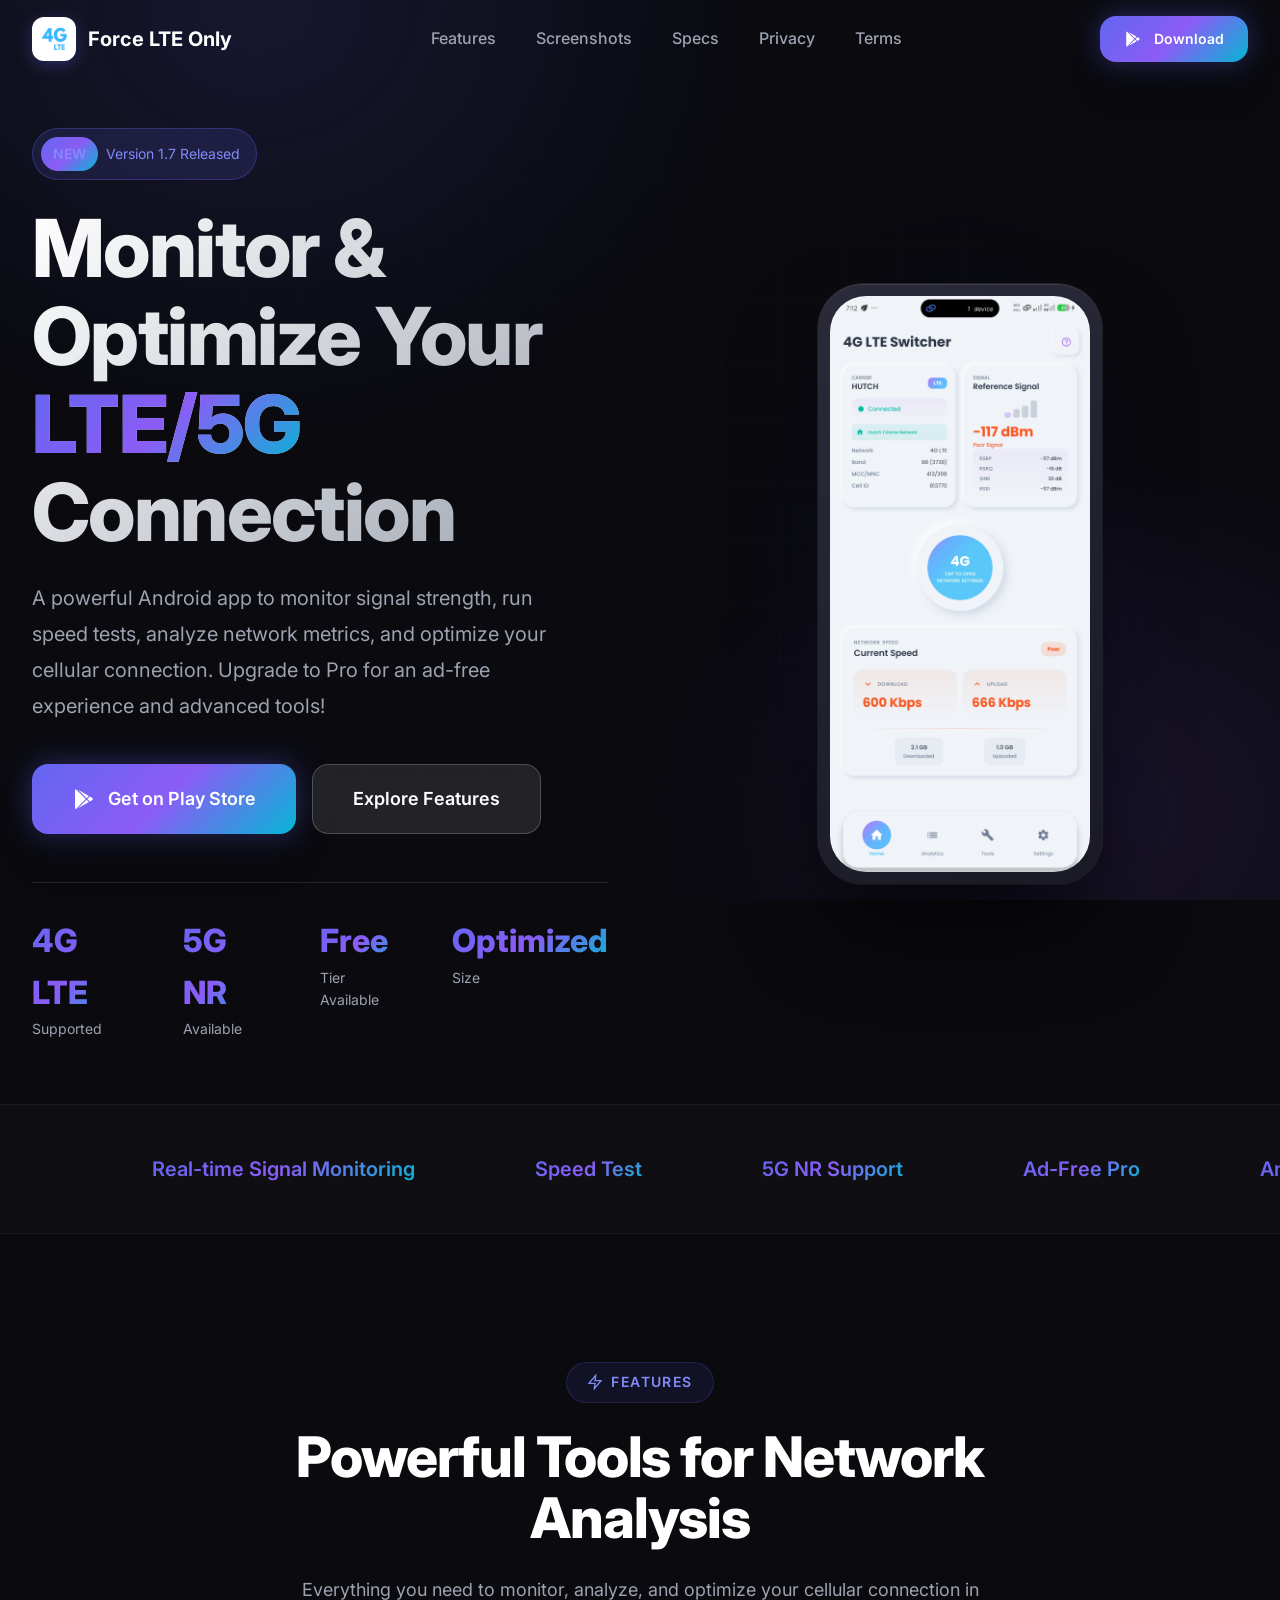
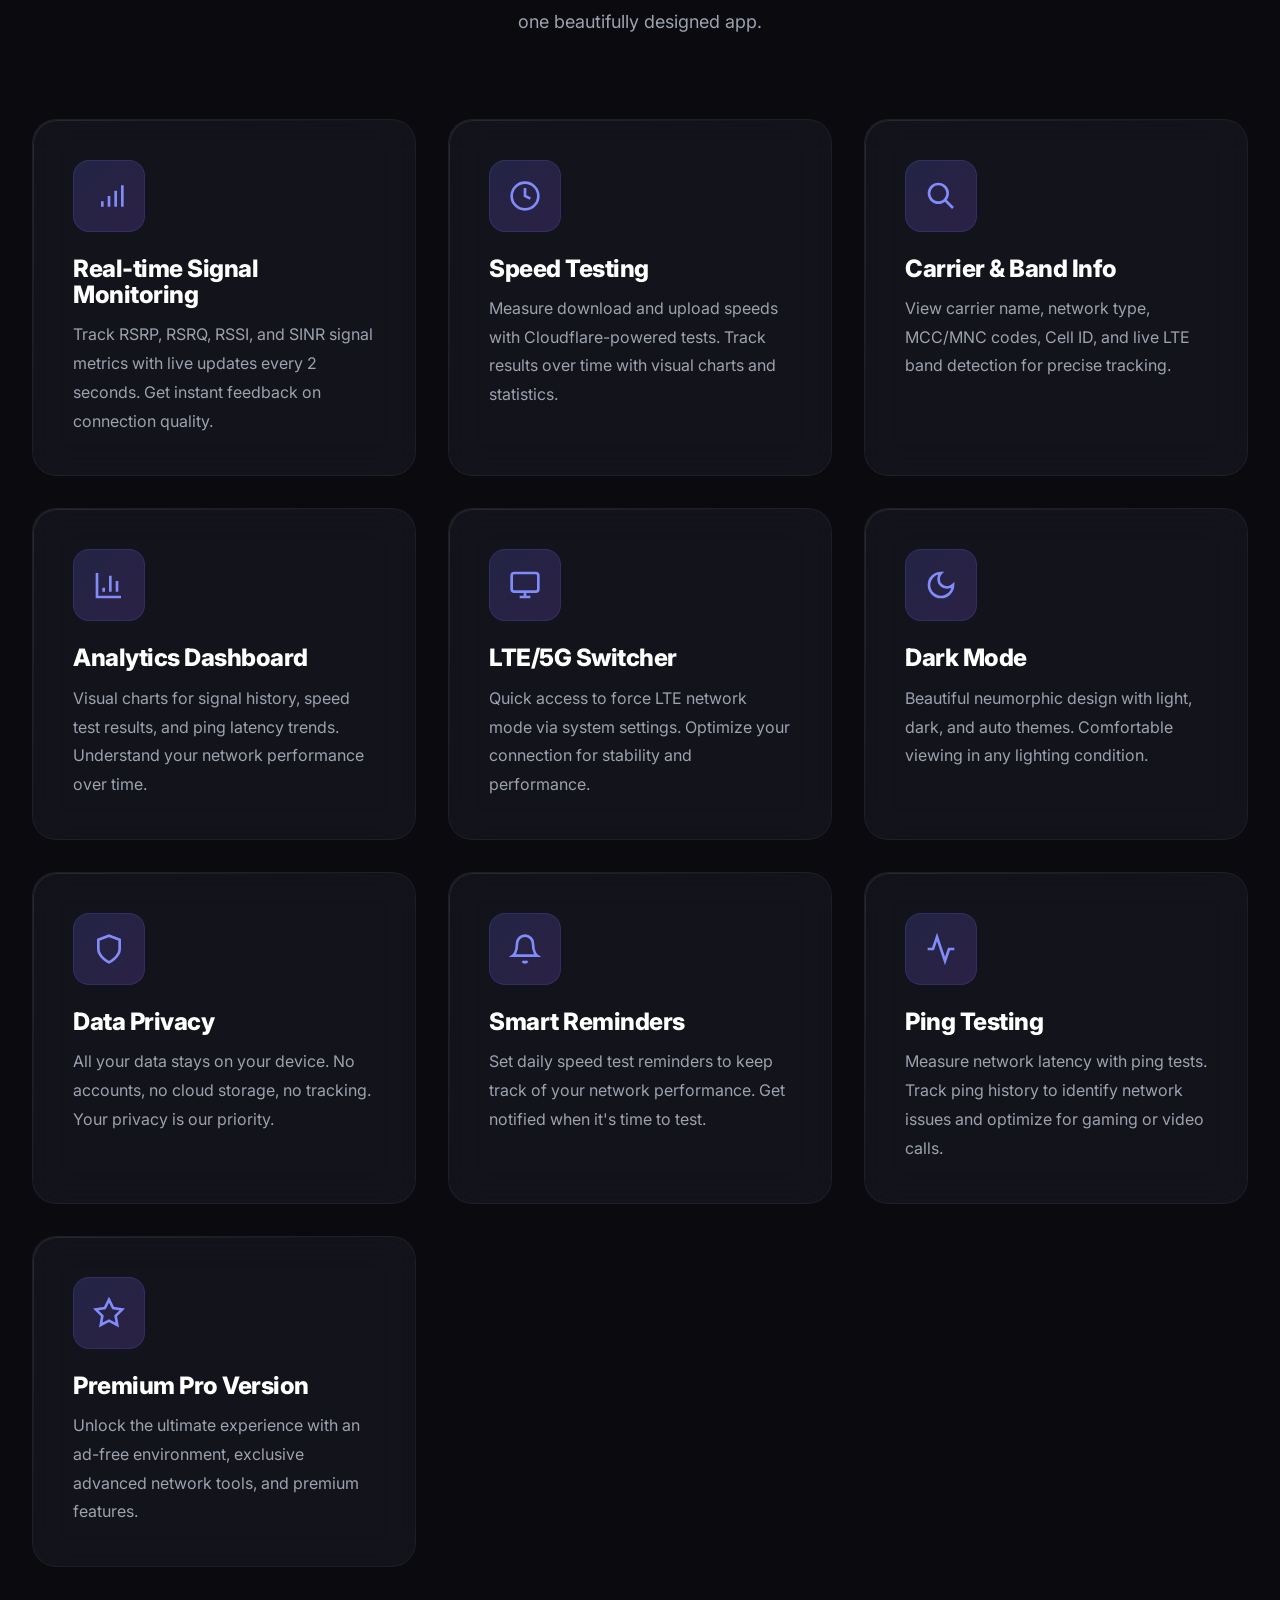
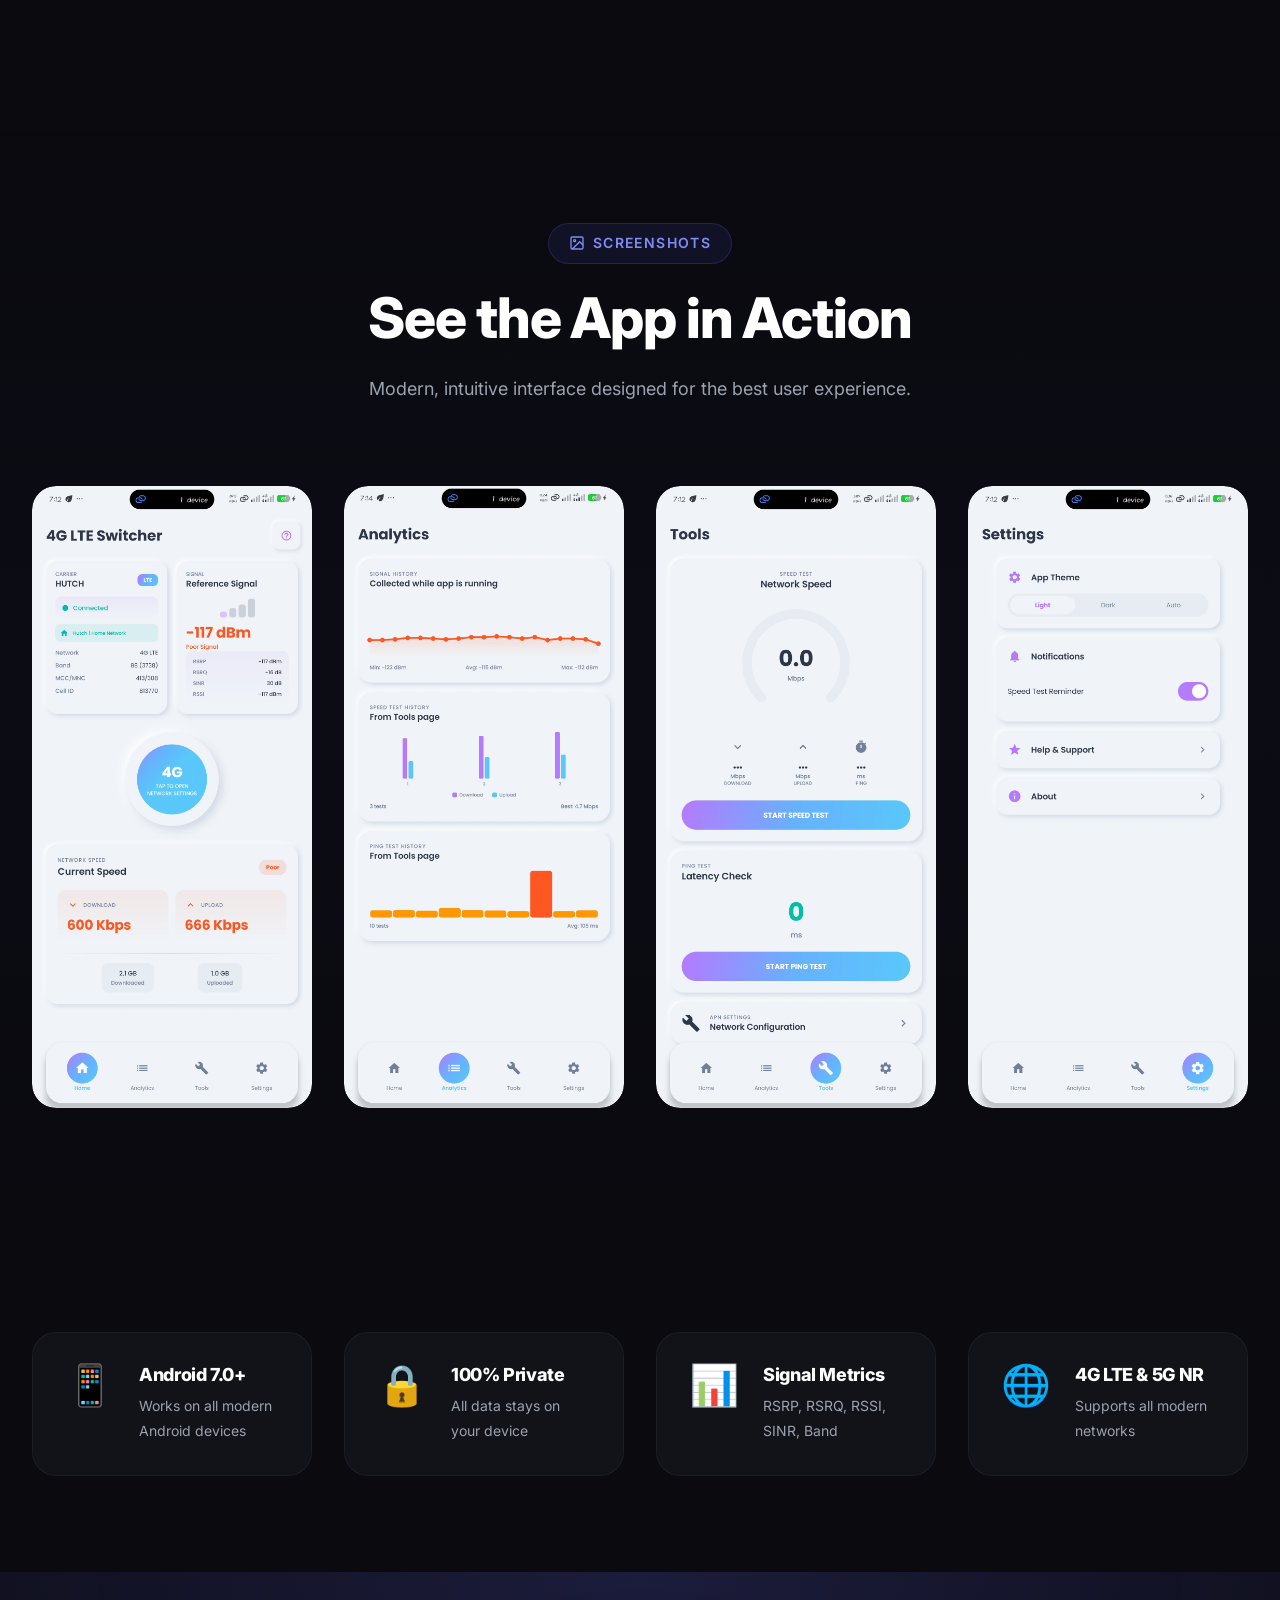
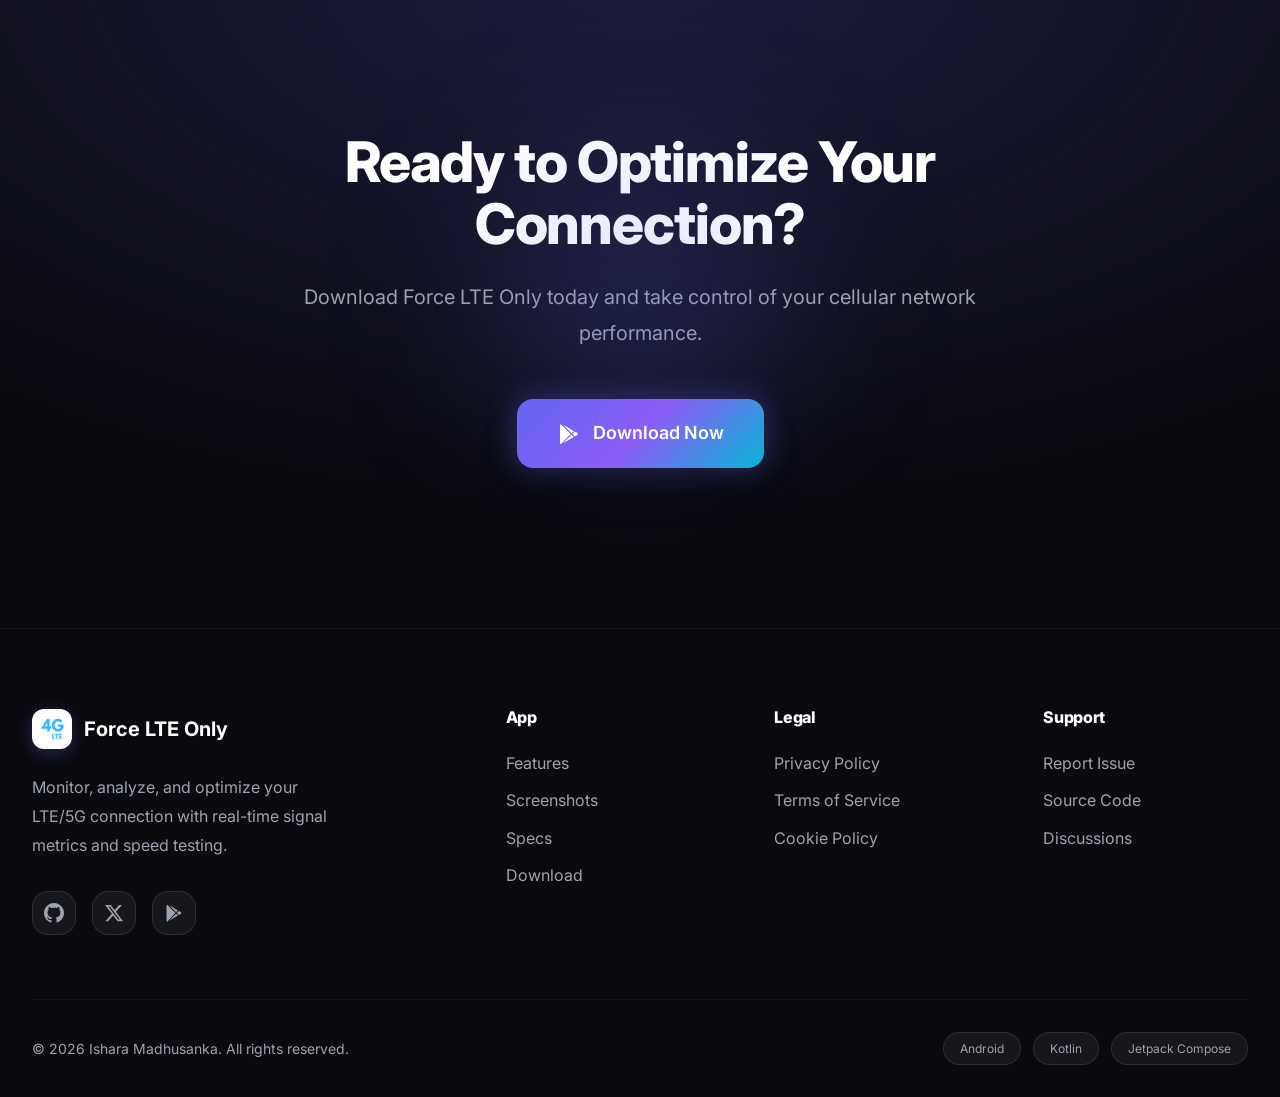
<file: index.html>
<!DOCTYPE html>
<html lang="en">

<head>
    <meta charset="UTF-8">
    <meta name="viewport" content="width=device-width, initial-scale=1.0">
    <meta name="description"
        content="Force LTE Only - Monitor, analyze, and optimize your LTE/5G connection with real-time signal metrics and speed testing">
    <meta name="keywords" content="LTE, 5G, signal monitor, speed test, network analyzer, android app">
    <meta name="author" content="Ishara Madhusanka">
    <meta name="theme-color" content="#6366f1">
    <meta property="og:title" content="Force LTE Only - Network Signal Monitor">
    <meta property="og:description" content="Monitor, analyze, and optimize your LTE/5G connection">
    <meta property="og:type" content="website">
    <title>Force LTE Only - Network Signal Monitor & Speed Test</title>
    <link rel="stylesheet" href="styles.css">
    <link rel="preconnect" href="https://fonts.googleapis.com">
    <link rel="preconnect" href="https://fonts.gstatic.com" crossorigin>
    <link href="https://fonts.googleapis.com/css2?family=Inter:wght@300;400;500;600;700;800;900&display=swap"
        rel="stylesheet">
    <link rel="icon" type="image/png" href="assets/logo.png">
    <link rel="apple-touch-icon" href="assets/logo.png">
</head>

<body>
    <!-- Background Effects -->
    <div class="bg-gradient">
        <div class="grid-pattern"></div>
    </div>

    <!-- Navigation -->
    <nav class="navbar">
        <div class="container nav-container">
            <a href="index.html" class="logo">
                <img src="assets/logo.png" alt="Force LTE Only" width="44" height="44">
                <span>Force LTE Only</span>
            </a>
            <div class="nav-links">
                <a href="#features">Features</a>
                <a href="#screenshots">Screenshots</a>
                <a href="#specs">Specs</a>
                <a href="privacy.html">Privacy</a>
                <a href="terms.html">Terms</a>
            </div>
            <a href="https://play.google.com/store/apps/details?id=com.pixeleye.lteonly" class="btn btn-primary nav-cta"
                target="_blank">
                <svg width="18" height="18" viewBox="0 0 24 24" fill="currentColor">
                    <path
                        d="M3 20.5v-17c0-.59.34-1.11.84-1.35L13.69 12l-9.85 10.35c-.5-.24-.84-.76-.84-1.35zm13.81-5.38L6.05 21.34l8.49-8.49 2.27 2.27zm3.35-4.31c.34.27.59.68.59 1.19s-.22.9-.57 1.18l-2.29 1.32-2.5-2.5 2.5-2.5 2.27 1.31zM6.05 2.66l10.76 6.22-2.27 2.27L6.05 2.66z" />
                </svg>
                Download
            </a>
            <button class="mobile-menu-btn" aria-label="Menu">
                <span></span>
                <span></span>
                <span></span>
            </button>
        </div>
    </nav>

    <!-- Hero Section -->
    <header class="hero">
        <div class="container">
            <div class="hero-content">
                <div class="hero-text fade-in">
                    <div class="hero-badge">
                        <span>NEW</span>
                        Version 1.7 Released
                    </div>
                    <h1>Monitor & Optimize Your <span class="gradient-text">LTE/5G</span> Connection</h1>
                    <p>A powerful Android app to monitor signal strength, run speed tests, analyze network metrics, and optimize your cellular connection. Upgrade to Pro for an ad-free experience and advanced tools!</p>
                    <div class="hero-buttons">
                        <a href="https://play.google.com/store/apps/details?id=com.pixeleye.lteonly"
                            class="btn btn-primary btn-large" target="_blank">
                            <svg width="24" height="24" viewBox="0 0 24 24" fill="currentColor">
                                <path
                                    d="M3 20.5v-17c0-.59.34-1.11.84-1.35L13.69 12l-9.85 10.35c-.5-.24-.84-.76-.84-1.35zm13.81-5.38L6.05 21.34l8.49-8.49 2.27 2.27zm3.35-4.31c.34.27.59.68.59 1.19s-.22.9-.57 1.18l-2.29 1.32-2.5-2.5 2.5-2.5 2.27 1.31zM6.05 2.66l10.76 6.22-2.27 2.27L6.05 2.66z" />
                            </svg>
                            Get on Play Store
                        </a>
                        <a href="#features" class="btn btn-secondary btn-large">Explore Features</a>
                    </div>
                    <div class="hero-stats">
                        <div class="stat">
                            <span class="stat-value">4G LTE</span>
                            <span class="stat-label">Supported</span>
                        </div>
                        <div class="stat">
                            <span class="stat-value">5G NR</span>
                            <span class="stat-label">Available</span>
                        </div>
                        <div class="stat">
                            <span class="stat-value">Free</span>
                            <span class="stat-label">Tier Available</span>
                        </div>
                        <div class="stat">
                            <span class="stat-value">Optimized</span>
                            <span class="stat-label">Size</span>
                        </div>
                    </div>
                </div>
                <div class="hero-visual slide-in-right">
                    <div class="phone-container">
                        <div class="phone-glow"></div>
                        <div class="phone-mockup">
                            <div class="phone-screen">
                                <!-- <div class="signal-bars">
                                    <span class="bar"></span>
                                    <span class="bar"></span>
                                    <span class="bar active"></span>
                                    <span class="bar active"></span>
                                </div>
                                <div class="phone-metrics">
                                    <div class="metric-card">
                                        <div class="metric-label">RSRP</div>
                                        <div class="metric-value" id="rsrpVal">-85</div>
                                    </div>
                                    <div class="metric-card">
                                        <div class="metric-label">RSRQ</div>
                                        <div class="metric-value" id="rsrqVal">-8</div>
                                    </div>
                                    <div class="metric-card">
                                        <div class="metric-label">SINR</div>
                                        <div class="metric-value" id="sinrVal">12</div>
                                    </div>
                                    <div class="metric-card highlight">
                                        <div class="metric-label">BAND</div>
                                        <div class="metric-value" id="bandVal">B3</div>
                                    </div>
                                </div> -->
                                <!-- <div class="speed-ring">
                                    <svg width="240" height="240" viewBox="0 0 140 140">
                                        <defs>
                                            <linearGradient id="speedGradient" x1="0%" y1="0%" x2="100%" y2="100%">
                                                <stop offset="0%" stop-color="#6366f1" />
                                                <stop offset="100%" stop-color="#22d3ee" />
                                            </linearGradient>
                                        </defs>
                                        <circle class="speed-ring-bg" cx="70" cy="70" r="62" />
                                        <circle class="speed-ring-progress" cx="70" cy="70" r="62" id="speedRing" />
                                    </svg>
                                    <div class="speed-display">
                                        <div class="speed-value" id="speedValue">0</div>
                                        <div class="speed-unit">Mbps</div>
                                    </div>
                                </div> -->
                                <img src="./images/home.jpg" alt="" style="width: 100%;height: 100%;">
                            </div>
                        </div>
                    </div>
                </div>
            </div>
        </div>
    </header>

    <!-- Marquee Section -->
    <section class="marquee-section">
        <div class="marquee">
            <div class="marquee-item"><span class="marquee-dot"></span></div>
            <div class="marquee-item"><span>Real-time Signal Monitoring</span> <span class="marquee-dot"></span></div>
            <div class="marquee-item"><span>Speed Test</span> <span class="marquee-dot"></span></div>
            <div class="marquee-item"><span>5G NR Support</span> <span class="marquee-dot"></span></div>
            <div class="marquee-item"><span>Ad-Free Pro</span> <span class="marquee-dot"></span></div>
            <div class="marquee-item"><span>Analytics Dashboard</span> <span class="marquee-dot"></span></div>
            <div class="marquee-item"><span>Dark Mode</span> <span class="marquee-dot"></span></div>
            <div class="marquee-item"><span>Live Band Info</span> <span class="marquee-dot"></span></div>
            <div class="marquee-item"><span>Data Usage Tracking</span> <span class="marquee-dot"></span></div>
            <div class="marquee-item"><span>Signal History</span> <span class="marquee-dot"></span></div>
            <div class="marquee-item"><span>In-App Reviews</span> <span class="marquee-dot"></span></div>
            <div class="marquee-item"><span>Carrier Info</span> <span class="marquee-dot"></span></div>
            <div class="marquee-item"><span>Band Detection</span> <span class="marquee-dot"></span></div>
            <div class="marquee-item"><span>Real-time Signal Monitoring</span> <span class="marquee-dot"></span></div>
            <div class="marquee-item"><span>Speed Test</span> <span class="marquee-dot"></span></div>
            <div class="marquee-item"><span>5G NR Support</span> <span class="marquee-dot"></span></div>
            <div class="marquee-item"><span>Ad-Free Pro</span> <span class="marquee-dot"></span></div>
            <div class="marquee-item"><span>Analytics Dashboard</span> <span class="marquee-dot"></span></div>
            <div class="marquee-item"><span>Dark Mode</span> <span class="marquee-dot"></span></div>
            <div class="marquee-item"><span>Live Band Info</span> <span class="marquee-dot"></span></div>
            <div class="marquee-item"><span>Data Usage Tracking</span> <span class="marquee-dot"></span></div>
            <div class="marquee-item"><span>Signal History</span> <span class="marquee-dot"></span></div>
            <div class="marquee-item"><span>In-App Reviews</span> <span class="marquee-dot"></span></div>
            <div class="marquee-item"><span>Carrier Info</span> <span class="marquee-dot"></span></div>
            <div class="marquee-item"><span>Band Detection</span> <span class="marquee-dot"></span></div>
        </div>
    </section>

    <!-- Features Section -->
    <section id="features" class="features">
        <div class="container">
            <div class="section-header fade-in">
                <div class="section-badge">
                    <svg width="16" height="16" viewBox="0 0 24 24" fill="none" stroke="currentColor" stroke-width="2">
                        <polygon points="13 2 3 14 12 14 11 22 21 10 12 10 13 2" />
                    </svg>
                    Features
                </div>
                <h2>Powerful Tools for Network Analysis</h2>
                <p>Everything you need to monitor, analyze, and optimize your cellular connection in one beautifully
                    designed app.</p>
            </div>
            <div class="features-grid">
                <div class="feature-card fade-in">
                    <div class="feature-icon">
                        <svg width="32" height="32" viewBox="0 0 24 24" fill="none" stroke="currentColor"
                            stroke-width="2">
                            <path d="M2 20h.01M7 20v-4M12 20v-8M17 20V8M22 20V4" />
                        </svg>
                    </div>
                    <h3>Real-time Signal Monitoring</h3>
                    <p>Track RSRP, RSRQ, RSSI, and SINR signal metrics with live updates every 2 seconds. Get instant
                        feedback on connection quality.</p>
                </div>
                <div class="feature-card fade-in">
                    <div class="feature-icon">
                        <svg width="32" height="32" viewBox="0 0 24 24" fill="none" stroke="currentColor"
                            stroke-width="2">
                            <circle cx="12" cy="12" r="10" />
                            <polyline points="12 6 12 12 16 14" />
                        </svg>
                    </div>
                    <h3>Speed Testing</h3>
                    <p>Measure download and upload speeds with Cloudflare-powered tests. Track results over time with
                        visual charts and statistics.</p>
                </div>
                <div class="feature-card fade-in">
                    <div class="feature-icon">
                        <svg width="32" height="32" viewBox="0 0 24 24" fill="none" stroke="currentColor"
                            stroke-width="2">
                            <path d="M21 21l-6-6m2-5a7 7 0 11-14 0 7 7 0 0114 0z" />
                        </svg>
                    </div>
                    <h3>Carrier & Band Info</h3>
                    <p>View carrier name, network type, MCC/MNC codes, Cell ID, and live LTE band detection for precise tracking.</p>
                </div>
                <div class="feature-card fade-in">
                    <div class="feature-icon">
                        <svg width="32" height="32" viewBox="0 0 24 24" fill="none" stroke="currentColor"
                            stroke-width="2">
                            <path d="M3 3v18h18" />
                            <path d="M18 17V9M13 17V5M8 17v-3" />
                        </svg>
                    </div>
                    <h3>Analytics Dashboard</h3>
                    <p>Visual charts for signal history, speed test results, and ping latency trends. Understand your
                        network performance over time.</p>
                </div>
                <div class="feature-card fade-in">
                    <div class="feature-icon">
                        <svg width="32" height="32" viewBox="0 0 24 24" fill="none" stroke="currentColor"
                            stroke-width="2">
                            <rect x="2" y="3" width="20" height="14" rx="2" />
                            <path d="M8 21h8M12 17v4" />
                        </svg>
                    </div>
                    <h3>LTE/5G Switcher</h3>
                    <p>Quick access to force LTE network mode via system settings. Optimize your connection for
                        stability and performance.</p>
                </div>
                <div class="feature-card fade-in">
                    <div class="feature-icon">
                        <svg width="32" height="32" viewBox="0 0 24 24" fill="none" stroke="currentColor"
                            stroke-width="2">
                            <path d="M12 3a6 6 0 0 0 9 9 9 9 0 1 1-9-9z" />
                        </svg>
                    </div>
                    <h3>Dark Mode</h3>
                    <p>Beautiful neumorphic design with light, dark, and auto themes. Comfortable viewing in any
                        lighting condition.</p>
                </div>
                <div class="feature-card fade-in">
                    <div class="feature-icon">
                        <svg width="32" height="32" viewBox="0 0 24 24" fill="none" stroke="currentColor"
                            stroke-width="2">
                            <path d="M12 22s8-4 8-10V5l-8-3-8 3v7c0 6 8 10 8 10z" />
                        </svg>
                    </div>
                    <h3>Data Privacy</h3>
                    <p>All your data stays on your device. No accounts, no cloud storage, no tracking. Your privacy is
                        our priority.</p>
                </div>
                <div class="feature-card fade-in">
                    <div class="feature-icon">
                        <svg width="32" height="32" viewBox="0 0 24 24" fill="none" stroke="currentColor"
                            stroke-width="2">
                            <path d="M18 8A6 6 0 0 0 6 8c0 7-3 9-3 9h18s-3-2-3-9" />
                            <path d="M13.73 21a2 2 0 0 1-3.46 0" />
                        </svg>
                    </div>
                    <h3>Smart Reminders</h3>
                    <p>Set daily speed test reminders to keep track of your network performance. Get notified when it's
                        time to test.</p>
                </div>
                <div class="feature-card fade-in">
                    <div class="feature-icon">
                        <svg width="32" height="32" viewBox="0 0 24 24" fill="none" stroke="currentColor"
                            stroke-width="2">
                            <polyline points="22 12 18 12 15 21 9 3 6 12 2 12" />
                        </svg>
                    </div>
                    <h3>Ping Testing</h3>
                    <p>Measure network latency with ping tests. Track ping history to identify network issues and
                        optimize for gaming or video calls.</p>
                </div>
                <div class="feature-card fade-in">
                    <div class="feature-icon">
                        <svg width="32" height="32" viewBox="0 0 24 24" fill="none" stroke="currentColor"
                            stroke-width="2">
                            <polygon points="12 2 15.09 8.26 22 9.27 17 14.14 18.18 21.02 12 17.77 5.82 21.02 7 14.14 2 9.27 8.91 8.26 12 2" />
                        </svg>
                    </div>
                    <h3>Premium Pro Version</h3>
                    <p>Unlock the ultimate experience with an ad-free environment, exclusive advanced network tools, and premium features.</p>
                </div>
            </div>
        </div>
    </section>

    <!-- Screenshots Section -->
    <section id="screenshots" class="screenshots">
        <div class="container">
            <div class="section-header fade-in">
                <div class="section-badge">
                    <svg width="16" height="16" viewBox="0 0 24 24" fill="none" stroke="currentColor" stroke-width="2">
                        <rect x="3" y="3" width="18" height="18" rx="2" />
                        <circle cx="8.5" cy="8.5" r="1.5" />
                        <polyline points="21 15 16 10 5 21" />
                    </svg>
                    Screenshots
                </div>
                <h2>See the App in Action</h2>
                <p>Modern, intuitive interface designed for the best user experience.</p>
            </div>
            <div class="screenshots-carousel">
                <div class="screenshot-card fade-in">
                    <img src="images/home.jpg" alt="Home Screen"
                        onerror="this.parentElement.innerHTML='<div class=\'placeholder-img\'><span>📱</span><p>Home Screen</p></div>'">
                    <div class="screenshot-label"><span>Home Dashboard</span></div>
                </div>
                <div class="screenshot-card fade-in">
                    <img src="images/analytics.jpg" alt="Analytics"
                        onerror="this.parentElement.innerHTML='<div class=\'placeholder-img\'><span>📊</span><p>Analytics</p></div>'">
                    <div class="screenshot-label"><span>Analytics</span></div>
                </div>
                <div class="screenshot-card fade-in">
                    <img src="images/tools.jpg" alt="Speed Test"
                        onerror="this.parentElement.innerHTML='<div class=\'placeholder-img\'><span>⚡</span><p>Speed Test</p></div>'">
                    <div class="screenshot-label"><span>Speed Test</span></div>
                </div>
                <div class="screenshot-card fade-in">
                    <img src="images/settings.jpg" alt="Settings"
                        onerror="this.parentElement.innerHTML='<div class=\'placeholder-img\'><span>⚙️</span><p>Settings</p></div>'">
                    <div class="screenshot-label"><span>Settings</span></div>
                </div>
            </div>
        </div>
    </section>

    <!-- Specs Section -->
    <section id="specs" class="specs">
        <div class="container">
            <div class="specs-grid">
                <div class="spec-item fade-in">
                    <span class="spec-icon">📱</span>
                    <div class="spec-content">
                        <h4>Android 7.0+</h4>
                        <p>Works on all modern Android devices</p>
                    </div>
                </div>
                <div class="spec-item fade-in">
                    <span class="spec-icon">🔒</span>
                    <div class="spec-content">
                        <h4>100% Private</h4>
                        <p>All data stays on your device</p>
                    </div>
                </div>
                <div class="spec-item fade-in">
                    <span class="spec-icon">📊</span>
                    <div class="spec-content">
                        <h4>Signal Metrics</h4>
                        <p>RSRP, RSRQ, RSSI, SINR, Band</p>
                    </div>
                </div>
                <div class="spec-item fade-in">
                    <span class="spec-icon">🌐</span>
                    <div class="spec-content">
                        <h4>4G LTE & 5G NR</h4>
                        <p>Supports all modern networks</p>
                    </div>
                </div>
            </div>
        </div>
    </section>

    <!-- CTA Section -->
    <section class="cta">
        <div class="container">
            <div class="cta-content fade-in">
                <div class="cta-glow"></div>
                <h2>Ready to Optimize Your Connection?</h2>
                <p>Download Force LTE Only today and take control of your cellular network performance.</p>
                <div class="cta-buttons">
                    <a href="https://play.google.com/store/apps/details?id=com.pixeleye.lteonly"
                        class="btn btn-primary btn-large" target="_blank">
                        <svg width="24" height="24" viewBox="0 0 24 24" fill="currentColor">
                            <path
                                d="M3 20.5v-17c0-.59.34-1.11.84-1.35L13.69 12l-9.85 10.35c-.5-.24-.84-.76-.84-1.35zm13.81-5.38L6.05 21.34l8.49-8.49 2.27 2.27zm3.35-4.31c.34.27.59.68.59 1.19s-.22.9-.57 1.18l-2.29 1.32-2.5-2.5 2.5-2.5 2.27 1.31zM6.05 2.66l10.76 6.22-2.27 2.27L6.05 2.66z" />
                        </svg>
                        Download Now
                    </a>
                </div>
            </div>
        </div>
    </section>

    <!-- Footer -->
    <footer class="footer">
        <div class="container">
            <div class="footer-grid">
                <div class="footer-brand">
                    <a href="index.html" class="logo">
                        <img src="assets/logo.png" alt="Force LTE Only" width="40" height="40">
                        <span>Force LTE Only</span>
                    </a>
                    <p>Monitor, analyze, and optimize your LTE/5G connection with real-time signal metrics and speed
                        testing.</p>
                    <div class="social-links">
                        <a href="https://github.com/ishara-madu/4GLTEOnlyApp" class="social-link" target="_blank"
                            aria-label="GitHub">
                            <svg width="20" height="20" viewBox="0 0 24 24" fill="currentColor">
                                <path
                                    d="M12 0c-6.626 0-12 5.373-12 12 0 5.302 3.438 9.8 8.207 11.387.599.111.793-.261.793-.577v-2.234c-3.338.726-4.033-1.416-4.033-1.416-.546-1.387-1.333-1.756-1.333-1.756-1.089-.745.083-.729.083-.729 1.205.084 1.839 1.237 1.839 1.237 1.07 1.834 2.807 1.304 3.492.997.107-.775.418-1.305.762-1.604-2.665-.305-5.467-1.334-5.467-5.931 0-1.311.469-2.381 1.236-3.221-.124-.303-.535-1.524.117-3.176 0 0 1.008-.322 3.301 1.23.957-.266 1.983-.399 3.003-.404 1.02.005 2.047.138 3.006.404 2.291-1.552 3.297-1.23 3.297-1.23.653 1.653.242 2.874.118 3.176.77.84 1.235 1.911 1.235 3.221 0 4.609-2.807 5.624-5.479 5.921.43.372.823 1.102.823 2.222v3.293c0 .319.192.694.801.576 4.765-1.589 8.199-6.086 8.199-11.386 0-6.627-5.373-12-12-12z" />
                            </svg>
                        </a>
                        <a href="https://twitter.com" class="social-link" target="_blank" aria-label="Twitter">
                            <svg width="20" height="20" viewBox="0 0 24 24" fill="currentColor">
                                <path
                                    d="M18.244 2.25h3.308l-7.227 8.26 8.502 11.24H16.17l-5.214-6.817L4.99 21.75H1.68l7.73-8.835L1.254 2.25H8.08l4.713 6.231zm-1.161 17.52h1.833L7.084 4.126H5.117z" />
                            </svg>
                        </a>
                        <a href="https://play.google.com/store/apps/details?id=com.pixeleye.lteonly" class="social-link"
                            target="_blank" aria-label="Play Store">
                            <svg width="20" height="20" viewBox="0 0 24 24" fill="currentColor">
                                <path
                                    d="M3 20.5v-17c0-.59.34-1.11.84-1.35L13.69 12l-9.85 10.35c-.5-.24-.84-.76-.84-1.35zm13.81-5.38L6.05 21.34l8.49-8.49 2.27 2.27zm3.35-4.31c.34.27.59.68.59 1.19s-.22.9-.57 1.18l-2.29 1.32-2.5-2.5 2.5-2.5 2.27 1.31zM6.05 2.66l10.76 6.22-2.27 2.27L6.05 2.66z" />
                            </svg>
                        </a>
                    </div>
                </div>
                <div class="footer-links">
                    <h4>App</h4>
                    <ul>
                        <li><a href="#features">Features</a></li>
                        <li><a href="#screenshots">Screenshots</a></li>
                        <li><a href="#specs">Specs</a></li>
                        <li><a href="https://play.google.com/store/apps/details?id=com.pixeleye.lteonly"
                                target="_blank">Download</a></li>
                    </ul>
                </div>
                <div class="footer-links">
                    <h4>Legal</h4>
                    <ul>
                        <li><a href="privacy.html">Privacy Policy</a></li>
                        <li><a href="terms.html">Terms of Service</a></li>
                        <li><a href="privacy.html">Cookie Policy</a></li>
                    </ul>
                </div>
                <div class="footer-links">
                    <h4>Support</h4>
                    <ul>
                        <li><a href="https://github.com/ishara-madu/4GLTEOnlyApp/issues" target="_blank">Report
                                Issue</a></li>
                        <li><a href="https://github.com/ishara-madu/4GLTEOnlyApp" target="_blank">Source Code</a></li>
                        <li><a href="https://github.com/ishara-madu/4GLTEOnlyApp/discussions"
                                target="_blank">Discussions</a></li>
                    </ul>
                </div>
            </div>
            <div class="footer-bottom">
                <p>&copy; 2026 Ishara Madhusanka. All rights reserved.</p>
                <div class="footer-badges">
                    <span class="badge">Android</span>
                    <span class="badge">Kotlin</span>
                    <span class="badge">Jetpack Compose</span>
                </div>
            </div>
        </div>
    </footer>

    <script src="script.js"></script>
</body>

</html>
</file>
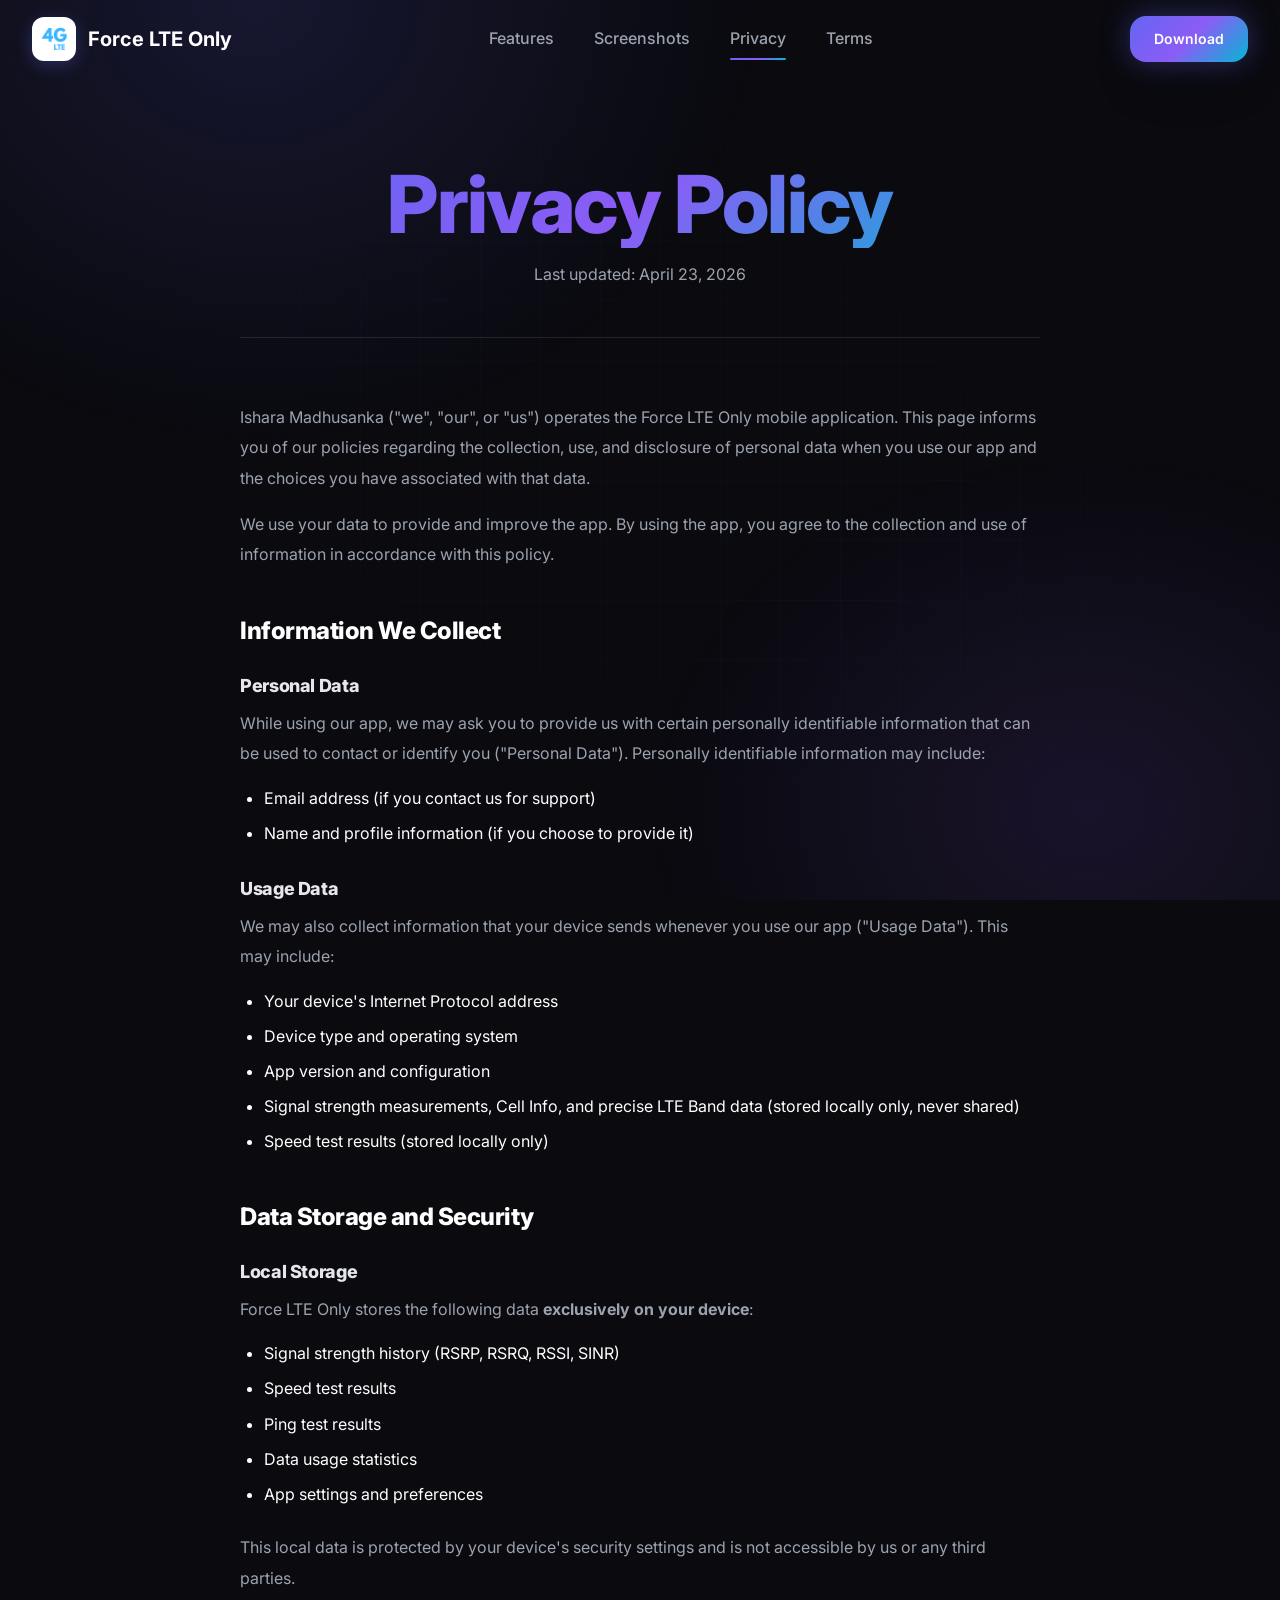
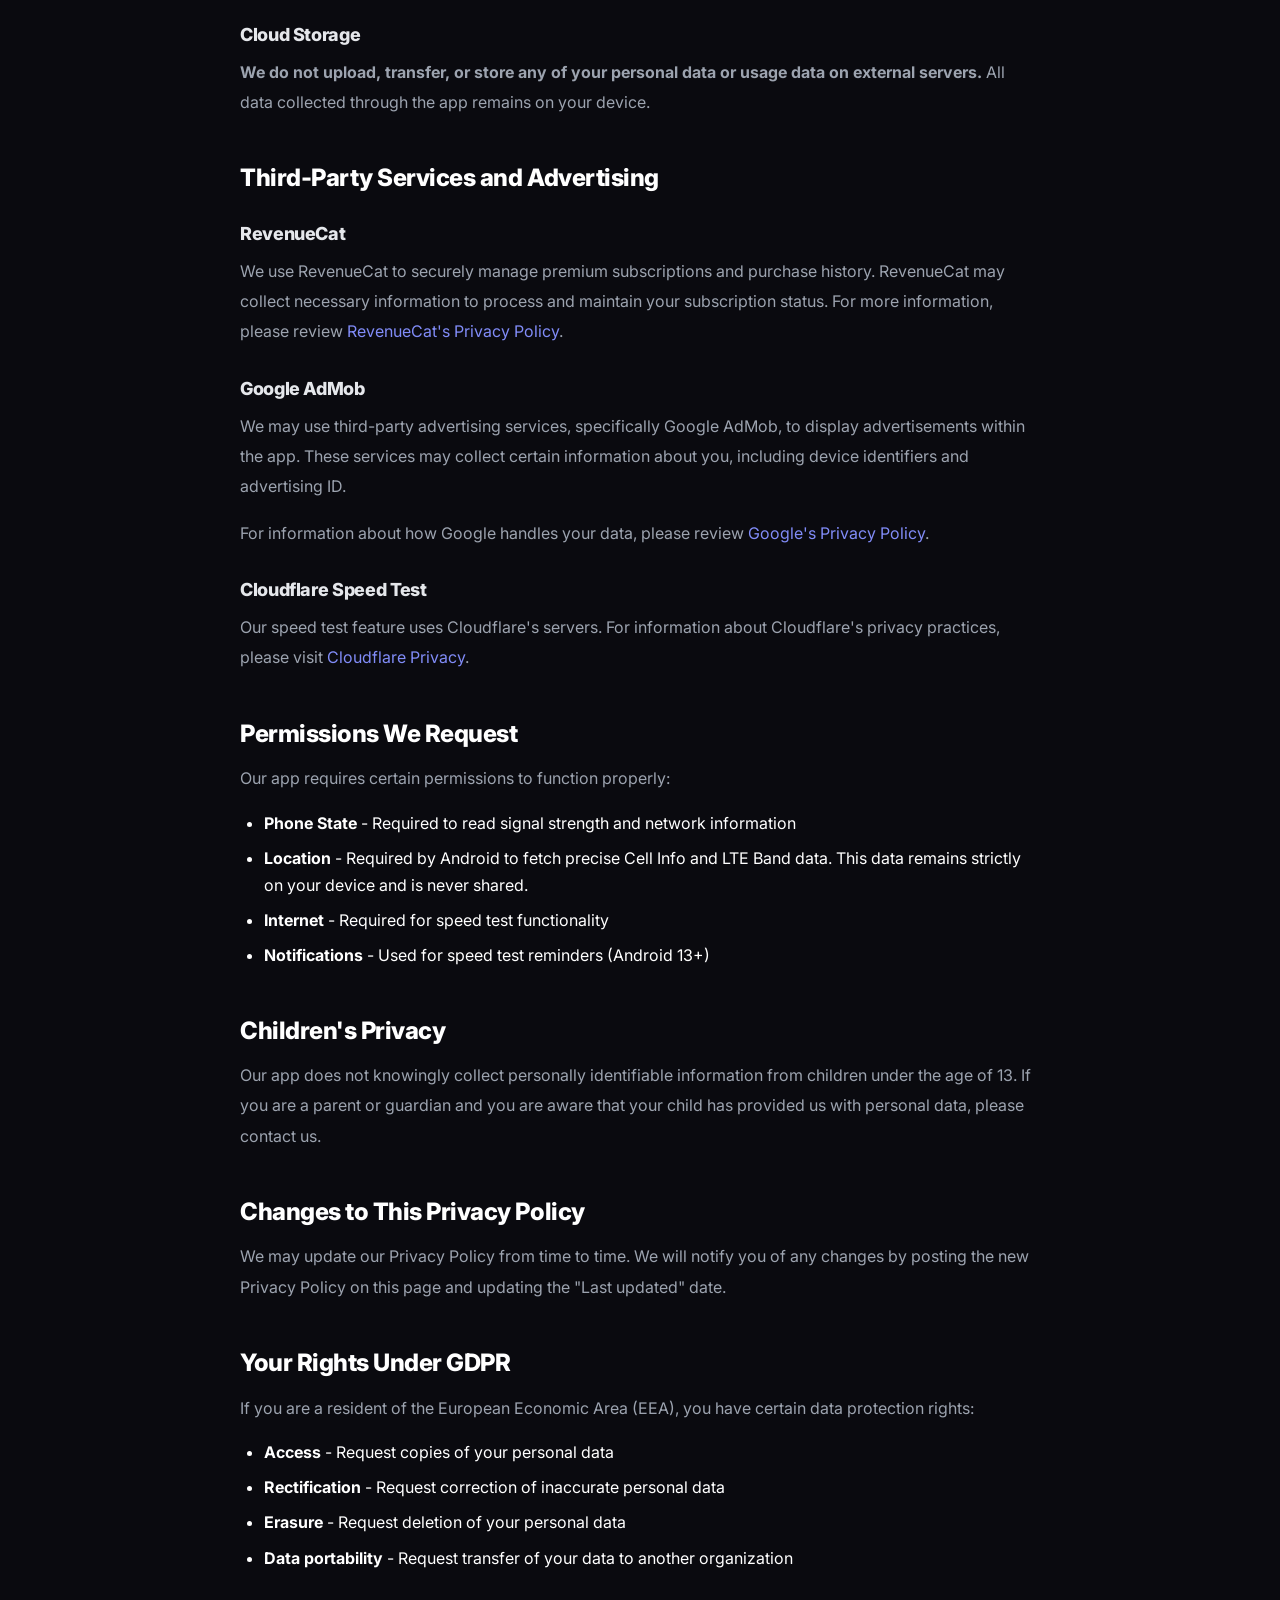
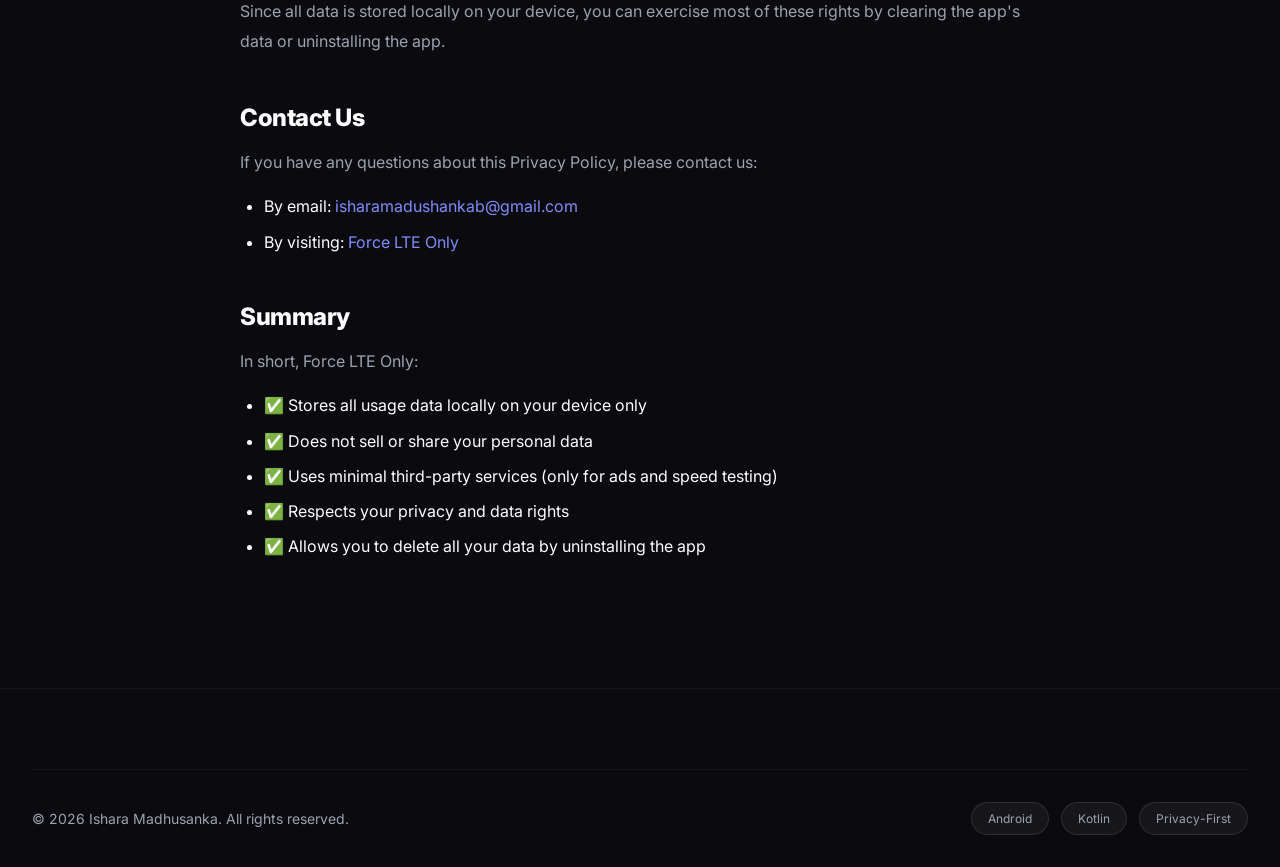
<file: privacy.html>
<!DOCTYPE html>
<html lang="en">
<head>
    <meta charset="UTF-8">
    <meta name="viewport" content="width=device-width, initial-scale=1.0">
    <meta name="description" content="Privacy Policy for Force LTE Only - Learn how we handle your data and privacy.">
    <meta name="author" content="Ishara Madhusanka">
    <meta name="theme-color" content="#6366f1">
    <title>Privacy Policy - Force LTE Only</title>
    <link rel="stylesheet" href="styles.css">
    <link rel="preconnect" href="https://fonts.googleapis.com">
    <link rel="preconnect" href="https://fonts.gstatic.com" crossorigin>
    <link href="https://fonts.googleapis.com/css2?family=Inter:wght@300;400;500;600;700;800;900&display=swap" rel="stylesheet">
    <link rel="icon" type="image/png" href="assets/logo.png">
    <link rel="apple-touch-icon" href="assets/logo.png">
</head>
<body>
    <!-- Background Effects -->
    <div class="bg-gradient">
        <div class="grid-pattern"></div>
    </div>

    <!-- Navigation -->
    <nav class="navbar">
        <div class="container nav-container">
            <a href="index.html" class="logo">
                <img src="assets/logo.png" alt="Force LTE Only" width="44" height="44">
                <span>Force LTE Only</span>
            </a>
            <div class="nav-links">
                <a href="index.html#features">Features</a>
                <a href="index.html#screenshots">Screenshots</a>
                <a href="privacy.html" class="active">Privacy</a>
                <a href="terms.html">Terms</a>
            </div>
            <a href="https://play.google.com/store/apps/details?id=com.pixeleye.lteonly" class="btn btn-primary nav-cta" target="_blank">Download</a>
            <button class="mobile-menu-btn" aria-label="Menu">
                <span></span>
                <span></span>
                <span></span>
            </button>
        </div>
    </nav>

    <!-- Privacy Policy Content -->
    <main class="legal-page">
        <div class="container">
            <div class="legal-content fade-in">
                <div class="legal-header">
                    <h1>Privacy Policy</h1>
                    <p>Last updated: April 23, 2026</p>
                </div>

                <div class="legal-section">
                    <p>Ishara Madhusanka ("we", "our", or "us") operates the Force LTE Only mobile application. This page informs you of our policies regarding the collection, use, and disclosure of personal data when you use our app and the choices you have associated with that data.</p>
                    <p>We use your data to provide and improve the app. By using the app, you agree to the collection and use of information in accordance with this policy.</p>
                </div>

                <div class="legal-section">
                    <h2>Information We Collect</h2>
                    <h3>Personal Data</h3>
                    <p>While using our app, we may ask you to provide us with certain personally identifiable information that can be used to contact or identify you ("Personal Data"). Personally identifiable information may include:</p>
                    <ul>
                        <li>Email address (if you contact us for support)</li>
                        <li>Name and profile information (if you choose to provide it)</li>
                    </ul>

                    <h3>Usage Data</h3>
                    <p>We may also collect information that your device sends whenever you use our app ("Usage Data"). This may include:</p>
                    <ul>
                        <li>Your device's Internet Protocol address</li>
                        <li>Device type and operating system</li>
                        <li>App version and configuration</li>
                        <li>Signal strength measurements, Cell Info, and precise LTE Band data (stored locally only, never shared)</li>
                        <li>Speed test results (stored locally only)</li>
                    </ul>
                </div>

                <div class="legal-section">
                    <h2>Data Storage and Security</h2>
                    <h3>Local Storage</h3>
                    <p>Force LTE Only stores the following data <strong>exclusively on your device</strong>:</p>
                    <ul>
                        <li>Signal strength history (RSRP, RSRQ, RSSI, SINR)</li>
                        <li>Speed test results</li>
                        <li>Ping test results</li>
                        <li>Data usage statistics</li>
                        <li>App settings and preferences</li>
                    </ul>
                    <p>This local data is protected by your device's security settings and is not accessible by us or any third parties.</p>

                    <h3>Cloud Storage</h3>
                    <p><strong>We do not upload, transfer, or store any of your personal data or usage data on external servers.</strong> All data collected through the app remains on your device.</p>
                </div>

                <div class="legal-section">
                    <h2>Third-Party Services and Advertising</h2>
                    <h3>RevenueCat</h3>
                    <p>We use RevenueCat to securely manage premium subscriptions and purchase history. RevenueCat may collect necessary information to process and maintain your subscription status. For more information, please review <a href="https://www.revenuecat.com/privacy" target="_blank">RevenueCat's Privacy Policy</a>.</p>

                    <h3>Google AdMob</h3>
                    <p>We may use third-party advertising services, specifically Google AdMob, to display advertisements within the app. These services may collect certain information about you, including device identifiers and advertising ID.</p>
                    <p>For information about how Google handles your data, please review <a href="https://policies.google.com/privacy" target="_blank">Google's Privacy Policy</a>.</p>

                    <h3>Cloudflare Speed Test</h3>
                    <p>Our speed test feature uses Cloudflare's servers. For information about Cloudflare's privacy practices, please visit <a href="https://www.cloudflare.com/privacy/" target="_blank">Cloudflare Privacy</a>.</p>
                </div>

                <div class="legal-section">
                    <h2>Permissions We Request</h2>
                    <p>Our app requires certain permissions to function properly:</p>
                    <ul>
                        <li><strong>Phone State</strong> - Required to read signal strength and network information</li>
                        <li><strong>Location</strong> - Required by Android to fetch precise Cell Info and LTE Band data. This data remains strictly on your device and is never shared.</li>
                        <li><strong>Internet</strong> - Required for speed test functionality</li>
                        <li><strong>Notifications</strong> - Used for speed test reminders (Android 13+)</li>
                    </ul>
                </div>

                <div class="legal-section">
                    <h2>Children's Privacy</h2>
                    <p>Our app does not knowingly collect personally identifiable information from children under the age of 13. If you are a parent or guardian and you are aware that your child has provided us with personal data, please contact us.</p>
                </div>

                <div class="legal-section">
                    <h2>Changes to This Privacy Policy</h2>
                    <p>We may update our Privacy Policy from time to time. We will notify you of any changes by posting the new Privacy Policy on this page and updating the "Last updated" date.</p>
                </div>

                <div class="legal-section">
                    <h2>Your Rights Under GDPR</h2>
                    <p>If you are a resident of the European Economic Area (EEA), you have certain data protection rights:</p>
                    <ul>
                        <li><strong>Access</strong> - Request copies of your personal data</li>
                        <li><strong>Rectification</strong> - Request correction of inaccurate personal data</li>
                        <li><strong>Erasure</strong> - Request deletion of your personal data</li>
                        <li><strong>Data portability</strong> - Request transfer of your data to another organization</li>
                    </ul>
                    <p>Since all data is stored locally on your device, you can exercise most of these rights by clearing the app's data or uninstalling the app.</p>
                </div>

                <div class="legal-section">
                    <h2>Contact Us</h2>
                    <p>If you have any questions about this Privacy Policy, please contact us:</p>
                    <ul>
                        <li>By email: <a href="mailto:isharamadushankab@gmail.com">isharamadushankab@gmail.com</a></li>
                        <li>By visiting: <a href="index.html">Force LTE Only</a></li>
                    </ul>
                </div>

                <div class="legal-section">
                    <h2>Summary</h2>
                    <p>In short, Force LTE Only:</p>
                    <ul>
                        <li>✅ Stores all usage data locally on your device only</li>
                        <li>✅ Does not sell or share your personal data</li>
                        <li>✅ Uses minimal third-party services (only for ads and speed testing)</li>
                        <li>✅ Respects your privacy and data rights</li>
                        <li>✅ Allows you to delete all your data by uninstalling the app</li>
                    </ul>
                </div>
            </div>
        </div>
    </main>

    <!-- Footer -->
    <footer class="footer">
        <div class="container">
            <div class="footer-bottom">
                <p>&copy; 2026 Ishara Madhusanka. All rights reserved.</p>
                <div class="footer-badges">
                    <span class="badge">Android</span>
                    <span class="badge">Kotlin</span>
                    <span class="badge">Privacy-First</span>
                </div>
            </div>
        </div>
    </footer>

    <script src="script.js"></script>
</body>
</html>
</file>
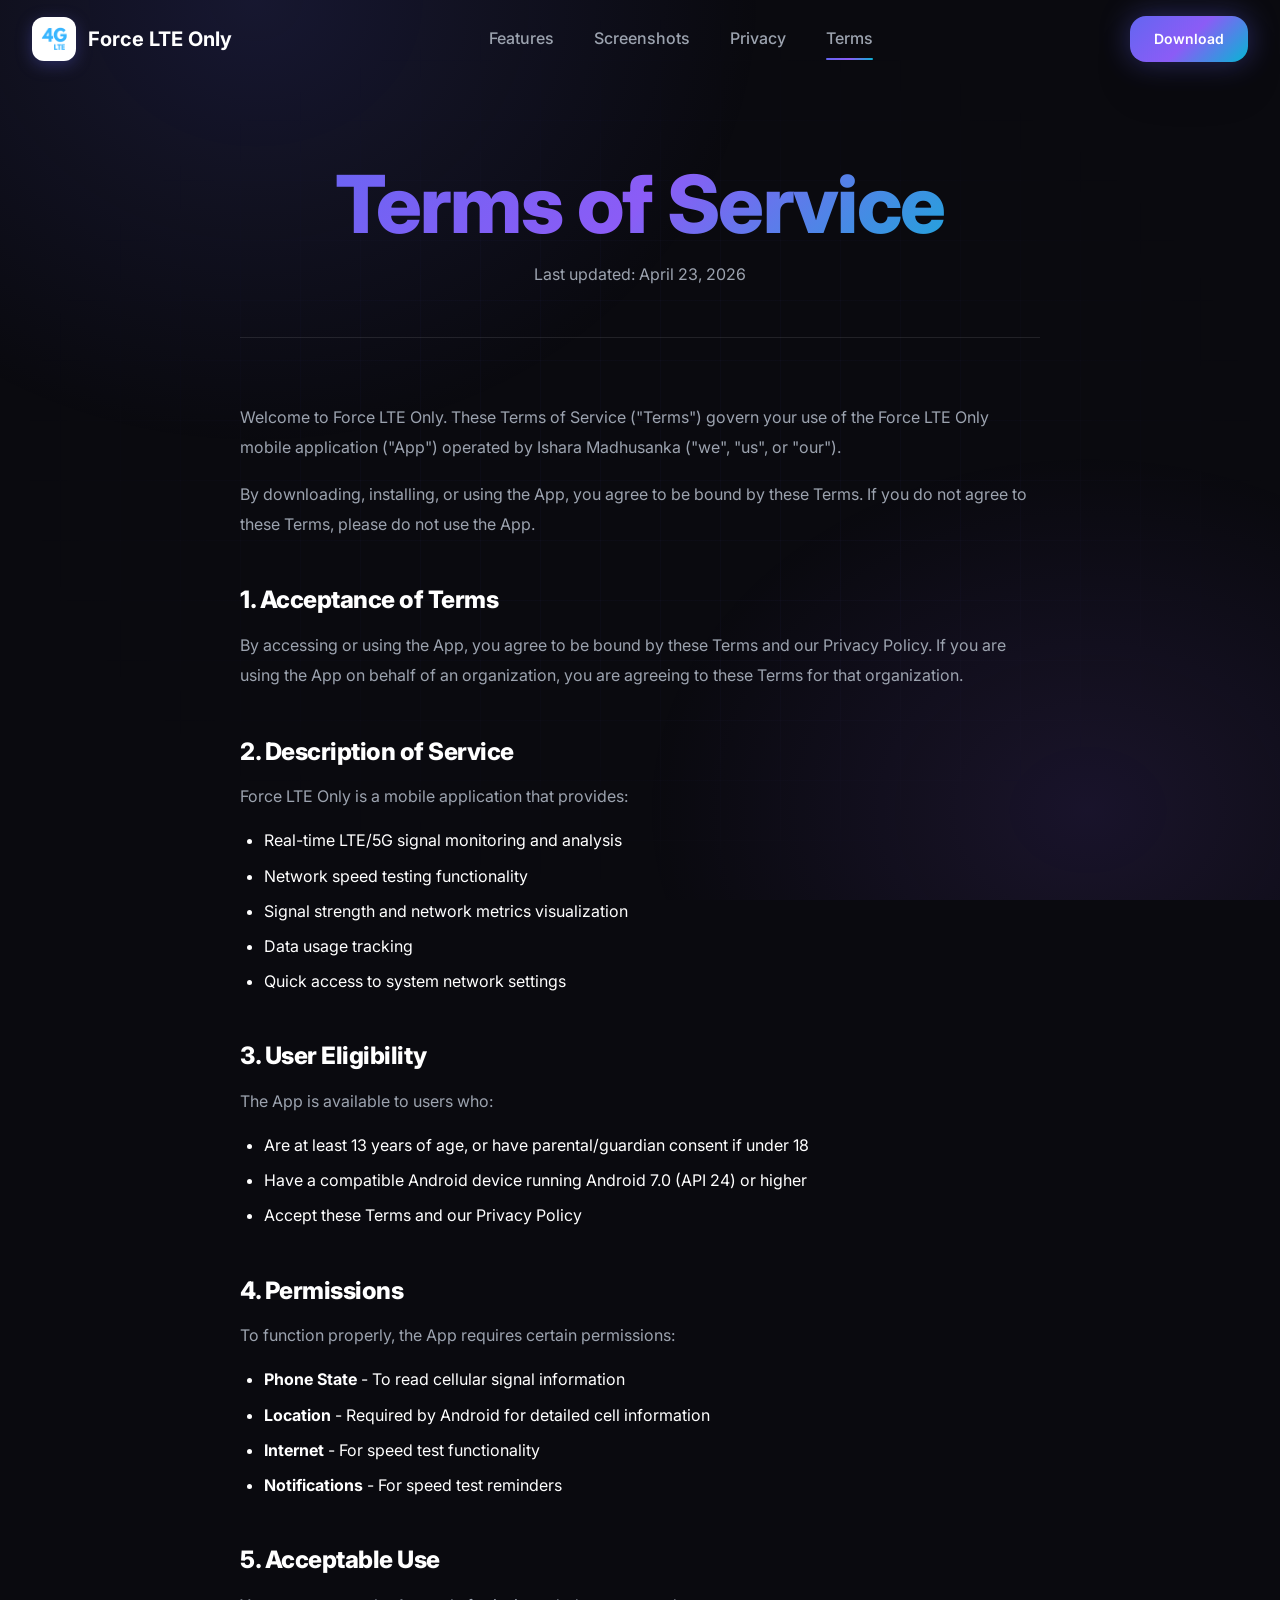
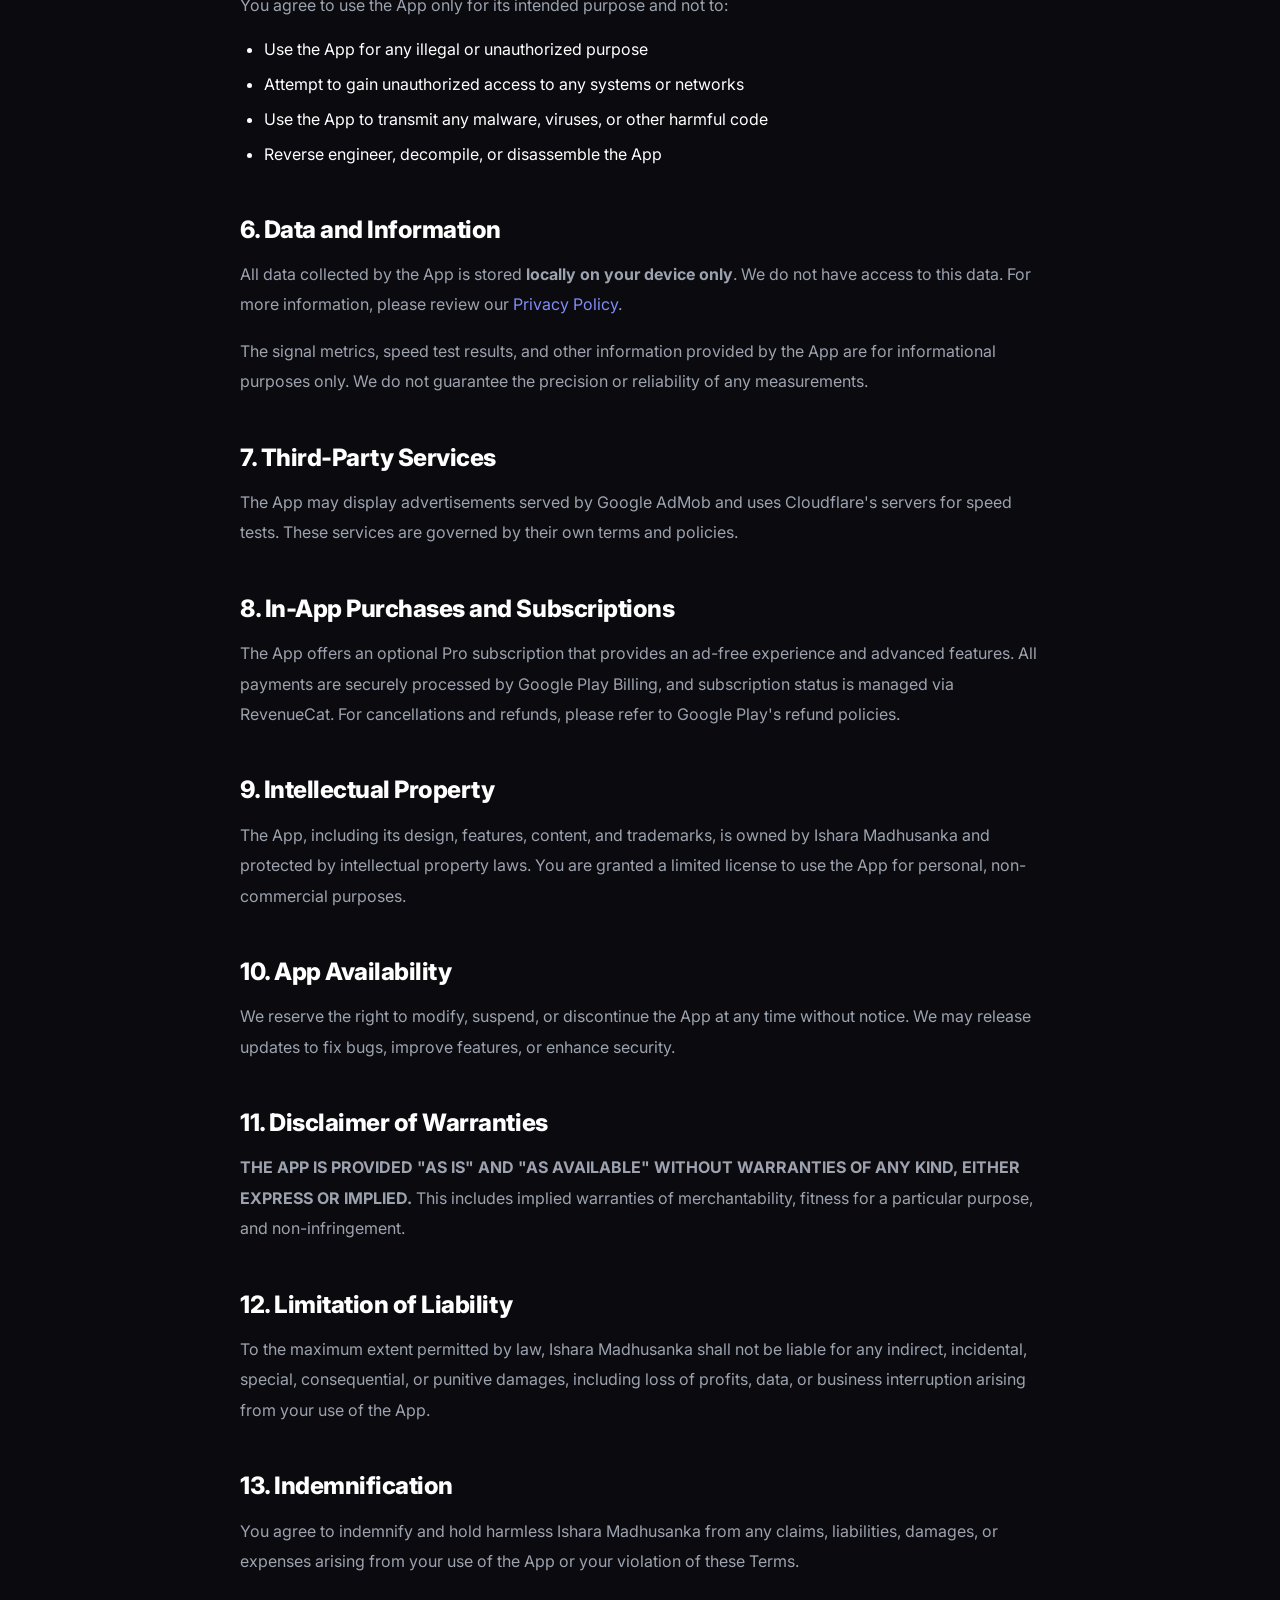
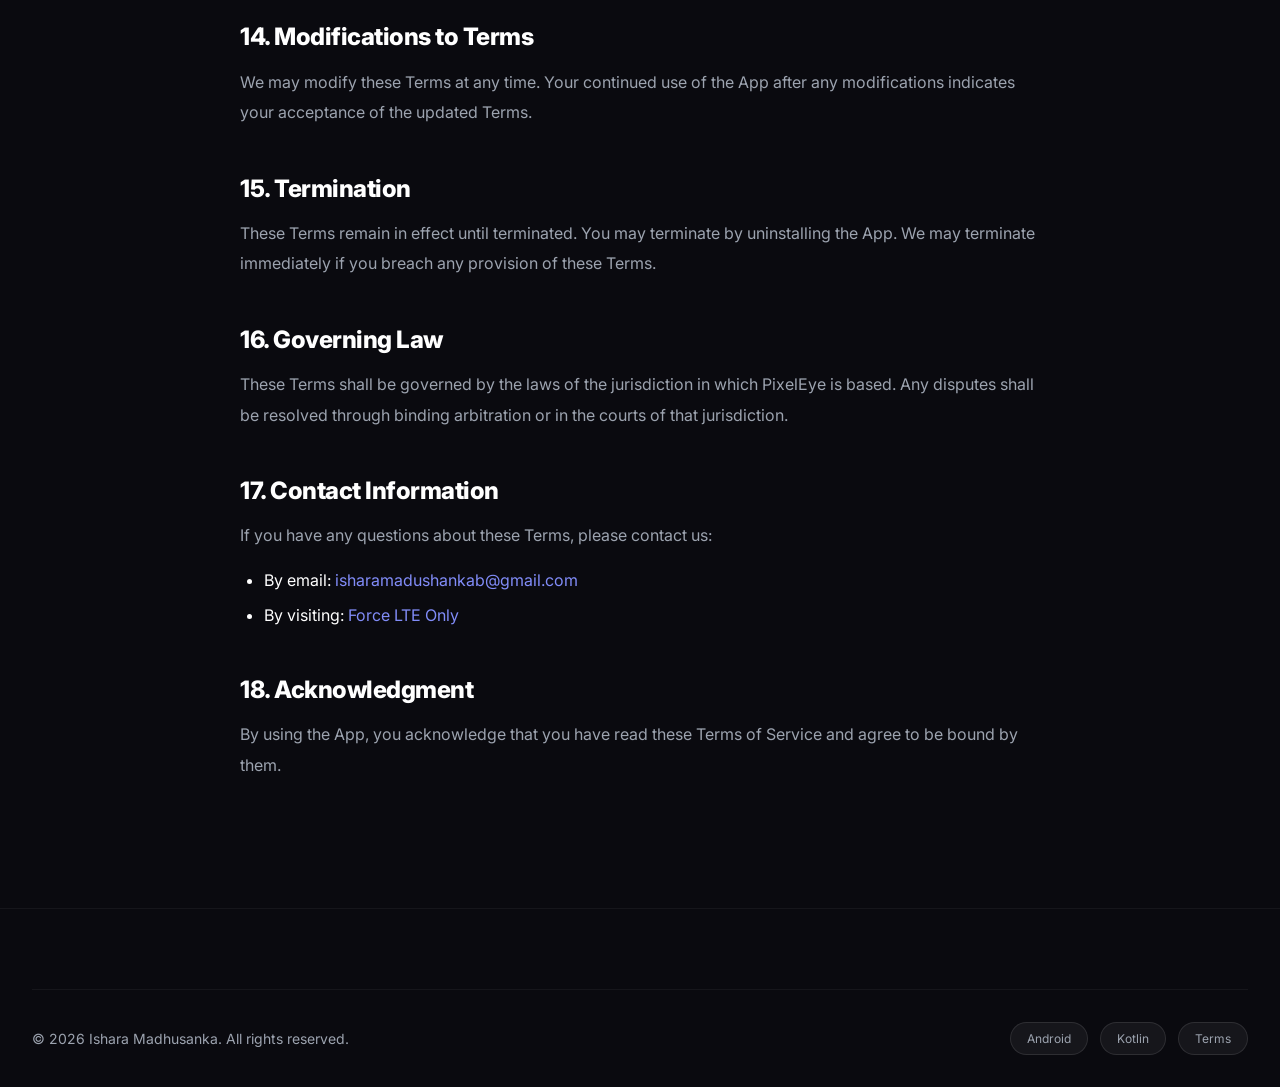
<file: terms.html>
<!DOCTYPE html>
<html lang="en">
<head>
    <meta charset="UTF-8">
    <meta name="viewport" content="width=device-width, initial-scale=1.0">
    <meta name="description" content="Terms of Service for Force LTE Only - Read our terms and conditions.">
    <meta name="author" content="Ishara Madhusanka">
    <meta name="theme-color" content="#6366f1">
    <title>Terms of Service - Force LTE Only</title>
    <link rel="stylesheet" href="styles.css">
    <link rel="preconnect" href="https://fonts.googleapis.com">
    <link rel="preconnect" href="https://fonts.gstatic.com" crossorigin>
    <link href="https://fonts.googleapis.com/css2?family=Inter:wght@300;400;500;600;700;800;900&display=swap" rel="stylesheet">
    <link rel="icon" type="image/png" href="assets/logo.png">
    <link rel="apple-touch-icon" href="assets/logo.png">
</head>
<body>
    <!-- Background Effects -->
    <div class="bg-gradient">
        <div class="grid-pattern"></div>
    </div>

    <!-- Navigation -->
    <nav class="navbar">
        <div class="container nav-container">
            <a href="index.html" class="logo">
                <img src="assets/logo.png" alt="Force LTE Only" width="44" height="44">
                <span>Force LTE Only</span>
            </a>
            <div class="nav-links">
                <a href="index.html#features">Features</a>
                <a href="index.html#screenshots">Screenshots</a>
                <a href="privacy.html">Privacy</a>
                <a href="terms.html" class="active">Terms</a>
            </div>
            <a href="https://play.google.com/store/apps/details?id=com.pixeleye.lteonly" class="btn btn-primary nav-cta" target="_blank">Download</a>
            <button class="mobile-menu-btn" aria-label="Menu">
                <span></span>
                <span></span>
                <span></span>
            </button>
        </div>
    </nav>

    <!-- Terms of Service Content -->
    <main class="legal-page">
        <div class="container">
            <div class="legal-content fade-in">
                <div class="legal-header">
                    <h1>Terms of Service</h1>
                    <p>Last updated: April 23, 2026</p>
                </div>

                <div class="legal-section">
                    <p>Welcome to Force LTE Only. These Terms of Service ("Terms") govern your use of the Force LTE Only mobile application ("App") operated by Ishara Madhusanka ("we", "us", or "our").</p>
                    <p>By downloading, installing, or using the App, you agree to be bound by these Terms. If you do not agree to these Terms, please do not use the App.</p>
                </div>

                <div class="legal-section">
                    <h2>1. Acceptance of Terms</h2>
                    <p>By accessing or using the App, you agree to be bound by these Terms and our Privacy Policy. If you are using the App on behalf of an organization, you are agreeing to these Terms for that organization.</p>
                </div>

                <div class="legal-section">
                    <h2>2. Description of Service</h2>
                    <p>Force LTE Only is a mobile application that provides:</p>
                    <ul>
                        <li>Real-time LTE/5G signal monitoring and analysis</li>
                        <li>Network speed testing functionality</li>
                        <li>Signal strength and network metrics visualization</li>
                        <li>Data usage tracking</li>
                        <li>Quick access to system network settings</li>
                    </ul>
                </div>

                <div class="legal-section">
                    <h2>3. User Eligibility</h2>
                    <p>The App is available to users who:</p>
                    <ul>
                        <li>Are at least 13 years of age, or have parental/guardian consent if under 18</li>
                        <li>Have a compatible Android device running Android 7.0 (API 24) or higher</li>
                        <li>Accept these Terms and our Privacy Policy</li>
                    </ul>
                </div>

                <div class="legal-section">
                    <h2>4. Permissions</h2>
                    <p>To function properly, the App requires certain permissions:</p>
                    <ul>
                        <li><strong>Phone State</strong> - To read cellular signal information</li>
                        <li><strong>Location</strong> - Required by Android for detailed cell information</li>
                        <li><strong>Internet</strong> - For speed test functionality</li>
                        <li><strong>Notifications</strong> - For speed test reminders</li>
                    </ul>
                </div>

                <div class="legal-section">
                    <h2>5. Acceptable Use</h2>
                    <p>You agree to use the App only for its intended purpose and not to:</p>
                    <ul>
                        <li>Use the App for any illegal or unauthorized purpose</li>
                        <li>Attempt to gain unauthorized access to any systems or networks</li>
                        <li>Use the App to transmit any malware, viruses, or other harmful code</li>
                        <li>Reverse engineer, decompile, or disassemble the App</li>
                    </ul>
                </div>

                <div class="legal-section">
                    <h2>6. Data and Information</h2>
                    <p>All data collected by the App is stored <strong>locally on your device only</strong>. We do not have access to this data. For more information, please review our <a href="privacy.html">Privacy Policy</a>.</p>
                    <p>The signal metrics, speed test results, and other information provided by the App are for informational purposes only. We do not guarantee the precision or reliability of any measurements.</p>
                </div>

                <div class="legal-section">
                    <h2>7. Third-Party Services</h2>
                    <p>The App may display advertisements served by Google AdMob and uses Cloudflare's servers for speed tests. These services are governed by their own terms and policies.</p>
                </div>

                <div class="legal-section">
                    <h2>8. In-App Purchases and Subscriptions</h2>
                    <p>The App offers an optional Pro subscription that provides an ad-free experience and advanced features. All payments are securely processed by Google Play Billing, and subscription status is managed via RevenueCat. For cancellations and refunds, please refer to Google Play's refund policies.</p>
                </div>

                <div class="legal-section">
                    <h2>9. Intellectual Property</h2>
                    <p>The App, including its design, features, content, and trademarks, is owned by Ishara Madhusanka and protected by intellectual property laws. You are granted a limited license to use the App for personal, non-commercial purposes.</p>
                </div>

                <div class="legal-section">
                    <h2>10. App Availability</h2>
                    <p>We reserve the right to modify, suspend, or discontinue the App at any time without notice. We may release updates to fix bugs, improve features, or enhance security.</p>
                </div>

                <div class="legal-section">
                    <h2>11. Disclaimer of Warranties</h2>
                    <p><strong>THE APP IS PROVIDED "AS IS" AND "AS AVAILABLE" WITHOUT WARRANTIES OF ANY KIND, EITHER EXPRESS OR IMPLIED.</strong> This includes implied warranties of merchantability, fitness for a particular purpose, and non-infringement.</p>
                </div>

                <div class="legal-section">
                    <h2>12. Limitation of Liability</h2>
                    <p>To the maximum extent permitted by law, Ishara Madhusanka shall not be liable for any indirect, incidental, special, consequential, or punitive damages, including loss of profits, data, or business interruption arising from your use of the App.</p>
                </div>

                <div class="legal-section">
                    <h2>13. Indemnification</h2>
                    <p>You agree to indemnify and hold harmless Ishara Madhusanka from any claims, liabilities, damages, or expenses arising from your use of the App or your violation of these Terms.</p>
                </div>

                <div class="legal-section">
                    <h2>14. Modifications to Terms</h2>
                    <p>We may modify these Terms at any time. Your continued use of the App after any modifications indicates your acceptance of the updated Terms.</p>
                </div>

                <div class="legal-section">
                    <h2>15. Termination</h2>
                    <p>These Terms remain in effect until terminated. You may terminate by uninstalling the App. We may terminate immediately if you breach any provision of these Terms.</p>
                </div>

                <div class="legal-section">
                    <h2>16. Governing Law</h2>
                    <p>These Terms shall be governed by the laws of the jurisdiction in which PixelEye is based. Any disputes shall be resolved through binding arbitration or in the courts of that jurisdiction.</p>
                </div>

                <div class="legal-section">
                    <h2>17. Contact Information</h2>
                    <p>If you have any questions about these Terms, please contact us:</p>
                    <ul>
                        <li>By email: <a href="mailto:isharamadushankab@gmail.com">isharamadushankab@gmail.com</a></li>
                        <li>By visiting: <a href="index.html">Force LTE Only</a></li>
                    </ul>
                </div>

                <div class="legal-section">
                    <h2>18. Acknowledgment</h2>
                    <p>By using the App, you acknowledge that you have read these Terms of Service and agree to be bound by them.</p>
                </div>
            </div>
        </div>
    </main>

    <!-- Footer -->
    <footer class="footer">
        <div class="container">
            <div class="footer-bottom">
                <p>&copy; 2026 Ishara Madhusanka. All rights reserved.</p>
                <div class="footer-badges">
                    <span class="badge">Android</span>
                    <span class="badge">Kotlin</span>
                    <span class="badge">Terms</span>
                </div>
            </div>
        </div>
    </footer>

    <script src="script.js"></script>
</body>
</html>
</file>
<file: styles.css>
/* ==========================================
   Force LTE Only - Premium Website Styles
   ========================================== */

/* CSS Variables */
:root {
    --primary: #6366f1;
    --primary-dark: #4f46e5;
    --primary-light: #818cf8;
    --secondary: #8b5cf6;
    --accent: #06b6d4;
    --accent-cyan: #22d3ee;
    --dark: #0a0a0f;
    --dark-light: #111118;
    --dark-card: #1a1a24;
    --gray-600: #6b7280;
    --gray-400: #9ca3af;
    --gray-200: #e5e7eb;
    --gray-100: #f3f4f6;
    --white: #ffffff;
    --success: #10b981;
    --warning: #f59e0b;
    --gradient: linear-gradient(135deg, var(--primary) 0%, var(--secondary) 50%, var(--accent) 100%);
    --gradient-light: linear-gradient(135deg, var(--primary-light) 0%, var(--secondary) 100%);
    --gradient-hover: linear-gradient(135deg, var(--primary-dark) 0%, var(--primary) 100%);
    --glow-primary: 0 0 60px rgba(99, 102, 241, 0.4);
    --glow-secondary: 0 0 60px rgba(139, 92, 246, 0.3);
    --shadow-sm: 0 1px 2px rgba(0, 0, 0, 0.05);
    --shadow: 0 4px 6px -1px rgba(0, 0, 0, 0.1), 0 2px 4px -1px rgba(0, 0, 0, 0.06);
    --shadow-lg: 0 25px 50px -12px rgba(0, 0, 0, 0.25);
    --shadow-xl: 0 35px 60px -15px rgba(0, 0, 0, 0.3);
    --radius-sm: 0.5rem;
    --radius: 1rem;
    --radius-lg: 1.5rem;
    --radius-xl: 2rem;
    --transition: all 0.4s cubic-bezier(0.4, 0, 0.2, 1);
    --transition-slow: all 0.6s cubic-bezier(0.4, 0, 0.2, 1);
}

/* Reset & Base */
*,
*::before,
*::after {
    margin: 0;
    padding: 0;
    box-sizing: border-box;
}

html {
    scroll-behavior: smooth;
    font-size: 16px;
}

body {
    font-family: 'Inter', -apple-system, BlinkMacSystemFont, 'Segoe UI', sans-serif;
    line-height: 1.6;
    color: var(--white);
    background: var(--dark);
    overflow-x: hidden;
}

a {
    text-decoration: none;
    color: inherit;
    transition: var(--transition);
}

ul {
    list-style: none;
}

img {
    max-width: 100%;
    height: auto;
}

/* Logo Image */
.logo img {
    border-radius: 12px;
    filter: drop-shadow(0 4px 8px rgba(99, 102, 241, 0.3));
    transition: var(--transition);
}

.logo:hover img {
    transform: scale(1.05);
    filter: drop-shadow(0 6px 12px rgba(99, 102, 241, 0.4));
}

/* Container */
.container {
    max-width: 1280px;
    margin: 0 auto;
    padding: 0 2rem;
}

/* Typography */
h1,
h2,
h3,
h4,
h5,
h6 {
    font-weight: 800;
    line-height: 1.1;
    letter-spacing: -0.02em;
}

h1 {
    font-size: clamp(2.5rem, 7vw, 5rem);
}

h2 {
    font-size: clamp(2rem, 5vw, 3.5rem);
}

h3 {
    font-size: 1.5rem;
}

p {
    color: var(--gray-400);
    line-height: 1.8;
}

/* Buttons */
.btn {
    display: inline-flex;
    align-items: center;
    justify-content: center;
    gap: 0.75rem;
    padding: 1rem 2rem;
    font-size: 1rem;
    font-weight: 600;
    border-radius: var(--radius);
    border: none;
    cursor: pointer;
    transition: var(--transition);
    position: relative;
    overflow: hidden;
}

.btn::before {
    content: '';
    position: absolute;
    top: 0;
    left: -100%;
    width: 100%;
    height: 100%;
    background: linear-gradient(90deg, transparent, rgba(255, 255, 255, 0.2), transparent);
    transition: var(--transition);
}

.btn:hover::before {
    left: 100%;
}

.btn-primary {
    background: var(--gradient);
    color: var(--white);
    box-shadow: var(--shadow-lg), 0 0 30px rgba(99, 102, 241, 0.4);
}

.btn-primary:hover {
    transform: translateY(-3px) scale(1.02);
    box-shadow: var(--shadow-xl), 0 0 50px rgba(99, 102, 241, 0.5);
}

.btn-secondary {
    background: rgba(255, 255, 255, 0.1);
    color: var(--white);
    border: 1px solid rgba(255, 255, 255, 0.2);
    backdrop-filter: blur(10px);
}

.btn-secondary:hover {
    background: rgba(255, 255, 255, 0.15);
    border-color: var(--primary);
    transform: translateY(-3px);
}

.btn-large {
    padding: 1.25rem 2.5rem;
    font-size: 1.125rem;
}

/* ==========================================
   Background Effects
   ========================================== */
.bg-gradient {
    position: fixed;
    top: 0;
    left: 0;
    right: 0;
    bottom: 0;
    pointer-events: none;
    z-index: -1;
    overflow: hidden;
}

.bg-gradient::before {
    content: '';
    position: absolute;
    top: -50%;
    left: -20%;
    width: 80%;
    height: 100%;
    background: radial-gradient(ellipse, rgba(99, 102, 241, 0.15) 0%, transparent 70%);
    animation: pulse 8s ease-in-out infinite;
}

.bg-gradient::after {
    content: '';
    position: absolute;
    bottom: -30%;
    right: -20%;
    width: 70%;
    height: 80%;
    background: radial-gradient(ellipse, rgba(139, 92, 246, 0.12) 0%, transparent 70%);
    animation: pulse 10s ease-in-out infinite reverse;
}

@keyframes pulse {

    0%,
    100% {
        transform: scale(1) translate(0, 0);
        opacity: 1;
    }

    50% {
        transform: scale(1.1) translate(5%, 5%);
        opacity: 0.8;
    }
}

.grid-pattern {
    position: absolute;
    top: 0;
    left: 0;
    right: 0;
    bottom: 0;
    background-image:
        linear-gradient(rgba(99, 102, 241, 0.03) 1px, transparent 1px),
        linear-gradient(90deg, rgba(99, 102, 241, 0.03) 1px, transparent 1px);
    background-size: 60px 60px;
    mask-image: radial-gradient(ellipse at center, black 30%, transparent 70%);
}

/* ==========================================
   Navigation
   ========================================== */
.navbar {
    position: fixed;
    top: 0;
    left: 0;
    right: 0;
    z-index: 1000;
    padding: 1rem 0;
    transition: var(--transition);
}

.navbar.scrolled {
    background: rgba(10, 10, 15, 0.8);
    backdrop-filter: blur(20px);
    border-bottom: 1px solid rgba(255, 255, 255, 0.05);
    padding: 0.75rem 0;
}

.nav-container {
    display: flex;
    align-items: center;
    justify-content: space-between;
}

.logo {
    display: flex;
    align-items: center;
    gap: 0.75rem;
    font-size: 1.25rem;
    font-weight: 700;
    color: var(--white);
}

.logo svg {
    filter: drop-shadow(0 0 20px rgba(99, 102, 241, 0.5));
}

.nav-links {
    display: flex;
    align-items: center;
    gap: 2.5rem;
}

.nav-links a {
    font-weight: 500;
    color: var(--gray-400);
    position: relative;
    padding: 0.5rem 0;
}

.nav-links a:hover {
    color: var(--white);
}

.nav-links a::after {
    content: '';
    position: absolute;
    bottom: 0;
    left: 0;
    width: 0;
    height: 2px;
    background: var(--gradient);
    transition: var(--transition);
    border-radius: 2px;
}

.nav-links a:hover::after,
.nav-links a.active::after {
    width: 100%;
}

.nav-cta {
    padding: 0.75rem 1.5rem;
    font-size: 0.875rem;
}

.mobile-menu-btn {
    display: none;
    flex-direction: column;
    gap: 6px;
    background: none;
    border: none;
    cursor: pointer;
    padding: 0.5rem;
    z-index: 1001;
}

.mobile-menu-btn span {
    width: 28px;
    height: 2px;
    background: var(--white);
    border-radius: 2px;
    transition: var(--transition);
}

.mobile-menu-btn.active span:nth-child(1) {
    transform: rotate(45deg) translate(6px, 6px);
}

.mobile-menu-btn.active span:nth-child(2) {
    opacity: 0;
    transform: translateX(-10px);
}

.mobile-menu-btn.active span:nth-child(3) {
    transform: rotate(-45deg) translate(6px, -6px);
}

/* ==========================================
   Hero Section
   ========================================== */
.hero {
    position: relative;
    min-height: 100vh;
    display: flex;
    align-items: center;
    padding: 8rem 0 4rem;
    overflow: hidden;
}

.hero-content {
    display: grid;
    grid-template-columns: 1fr 1fr;
    gap: 4rem;
    align-items: center;
}

.hero-badge {
    display: inline-flex;
    align-items: center;
    gap: 0.5rem;
    padding: 0.5rem 1rem 0.5rem 0.5rem;
    background: rgba(99, 102, 241, 0.15);
    border: 1px solid rgba(99, 102, 241, 0.3);
    border-radius: 3rem;
    margin-bottom: 1.5rem;
    font-size: 0.875rem;
    color: var(--primary-light);
    backdrop-filter: blur(10px);
}

.hero-badge span {
    background: var(--gradient);
    padding: 0.35rem 0.75rem;
    border-radius: 2rem;
    font-weight: 600;
}

.hero-text h1 {
    margin-bottom: 1.5rem;
    background: linear-gradient(135deg, var(--white) 0%, var(--gray-400) 100%);
    -webkit-background-clip: text;
    -webkit-text-fill-color: transparent;
    background-clip: text;
}

.hero-text h1 .gradient-text {
    background: var(--gradient);
    -webkit-background-clip: text;
    -webkit-text-fill-color: transparent;
    background-clip: text;
}

.hero-text>p {
    font-size: 1.25rem;
    margin-bottom: 2.5rem;
    max-width: 520px;
}

.hero-buttons {
    display: flex;
    gap: 1rem;
    margin-bottom: 3rem;
}

.hero-stats {
    display: flex;
    gap: 3rem;
    padding-top: 2rem;
    border-top: 1px solid rgba(255, 255, 255, 0.1);
}

.stat {
    display: flex;
    flex-direction: column;
}

.stat-value {
    font-size: 2rem;
    font-weight: 800;
    background: var(--gradient);
    -webkit-background-clip: text;
    -webkit-text-fill-color: transparent;
    background-clip: text;
}

.stat-label {
    font-size: 0.875rem;
    color: var(--gray-400);
}

/* Phone Mockup */
.hero-visual {
    display: flex;
    justify-content: center;
    perspective: 1500px;
}

.phone-container {
    position: relative;
    animation: float 8s ease-in-out infinite;
}

@keyframes float {

    0%,
    100% {
        transform: translateY(0) rotateY(-5deg) rotateX(5deg);
    }

    50% {
        transform: translateY(-30px) rotateY(-5deg) rotateX(5deg);
    }
}

.phone-glow {
    position: absolute;
    top: 50%;
    left: 50%;
    transform: translate(-50%, -50%);
    width: 120%;
    height: 120%;
    background: radial-gradient(ellipse, rgba(99, 102, 241, 0.3) 0%, transparent 60%);
    filter: blur(60px);
    z-index: -1;
}

.phone-mockup {
    width: auto;
    height: 600px;
    background: linear-gradient(145deg, #2a2a3a 0%, #1a1a24 100%);
    border-radius: 45px;
    padding: 12px;
    box-shadow:
        0 50px 100px -20px rgba(0, 0, 0, 0.8),
        0 0 0 1px rgba(255, 255, 255, 0.1),
        inset 0 1px 0 rgba(255, 255, 255, 0.1);
}

.phone-screen {
    width: 100%;
    height: 100%;
    background: linear-gradient(180deg, #1e1e28 0%, #16161e 100%);
    border-radius: 36px;
    display: flex;
    flex-direction: column;
    gap: 1rem;
    color: var(--white);
    overflow: hidden;
    justify-content: center;
    align-items: center;
}

.phone-notch {
    position: absolute;
    top: 12px;
    left: 50%;
    transform: translateX(-50%);
    width: 100px;
    height: 28px;
    background: #0a0a0f;
    border-radius: 0 0 16px 16px;
    z-index: 10;
}

.signal-bars {
    display: flex;
    align-items: flex-end;
    gap: 4px;
    height: 24px;
    margin-top: 2rem;
}

.signal-bars .bar {
    width: 5px;
    background: rgba(255, 255, 255, 0.2);
    border-radius: 2px;
    transition: var(--transition);
}

.signal-bars .bar:nth-child(1) {
    height: 25%;
}

.signal-bars .bar:nth-child(2) {
    height: 50%;
}

.signal-bars .bar:nth-child(3) {
    height: 75%;
}

.signal-bars .bar:nth-child(4) {
    height: 100%;
}

.signal-bars .bar:nth-child(5) {
    height: 100%;
}

.signal-bars .bar.active {
    background: var(--success);
    box-shadow: 0 0 10px rgba(16, 185, 129, 0.5);
}

.phone-metrics {
    display: grid;
    grid-template-columns: 1fr 1fr;
    gap: 0.75rem;
}

.metric-card {
    background: rgba(255, 255, 255, 0.05);
    border: 1px solid rgba(255, 255, 255, 0.08);
    border-radius: var(--radius);
    padding: 0.875rem;
}

.metric-card.highlight {
    background: rgba(99, 102, 241, 0.15);
    border-color: rgba(99, 102, 241, 0.3);
}

.metric-label {
    font-size: 0.65rem;
    color: var(--gray-400);
    text-transform: uppercase;
    letter-spacing: 0.1em;
    margin-bottom: 0.25rem;
}

.metric-value {
    font-size: 1.25rem;
    font-weight: 700;
    color: var(--success);
}

.metric-card.highlight .metric-value {
    background: var(--gradient);
    -webkit-background-clip: text;
    -webkit-text-fill-color: transparent;
}

.speed-ring {
    flex: 1;
    display: flex;
    flex-direction: column;
    align-items: center;
    justify-content: center;
    position: relative;
}

.speed-ring svg {
    position: absolute;
    transform: rotate(-90deg);
}

.speed-ring-bg {
    fill: none;
    stroke: rgba(255, 255, 255, 0.1);
    stroke-width: 8;
}

.speed-ring-progress {
    fill: none;
    stroke: url(#speedGradient);
    stroke-width: 8;
    stroke-linecap: round;
    stroke-dasharray: 226;
    stroke-dashoffset: 226;
    transition: stroke-dashoffset 1s ease;
}

.speed-display {
    position: relative;
    z-index: 1;
    text-align: center;
}

.speed-value {
    font-size: 3.5rem;
    font-weight: 800;
    background: var(--gradient);
    -webkit-background-clip: text;
    -webkit-text-fill-color: transparent;
    line-height: 1;
}

.speed-unit {
    font-size: 1rem;
    color: var(--gray-400);
    text-transform: uppercase;
    letter-spacing: 0.2em;
}

/* ==========================================
   Marquee Section
   ========================================== */
.marquee-section {
    padding: 3rem 0;
    background: rgba(255, 255, 255, 0.02);
    border-top: 1px solid rgba(255, 255, 255, 0.05);
    border-bottom: 1px solid rgba(255, 255, 255, 0.05);
    overflow: hidden;
}

.marquee {
    display: flex;
    animation: marquee 30s linear infinite;
}

.marquee-item {
    display: flex;
    align-items: center;
    gap: 1rem;
    padding: 0 3rem;
    white-space: nowrap;
    font-size: 1.25rem;
    font-weight: 600;
    color: var(--gray-400);
}

.marquee-item span {
    background: var(--gradient);
    -webkit-background-clip: text;
    -webkit-text-fill-color: transparent;
}

.marquee-dot {
    width: 8px;
    height: 8px;
    background: var(--primary);
    border-radius: 50%;
}

@keyframes marquee {
    0% {
        transform: translateX(0);
    }

    100% {
        transform: translateX(-50%);
    }
}

/* ==========================================
   Features Section
   ========================================== */
.features {
    padding: 8rem 0;
    position: relative;
}

.section-header {
    text-align: center;
    max-width: 700px;
    margin: 0 auto 5rem;
}

.section-badge {
    display: inline-flex;
    align-items: center;
    gap: 0.5rem;
    padding: 0.5rem 1.25rem;
    background: rgba(99, 102, 241, 0.1);
    border: 1px solid rgba(99, 102, 241, 0.2);
    border-radius: 3rem;
    font-size: 0.875rem;
    font-weight: 600;
    color: var(--primary-light);
    text-transform: uppercase;
    letter-spacing: 0.1em;
    margin-bottom: 1.5rem;
}

.section-header h2 {
    margin-bottom: 1.5rem;
}

.section-header p {
    font-size: 1.125rem;
}

.features-grid {
    display: grid;
    grid-template-columns: repeat(3, 1fr);
    gap: 2rem;
}

.feature-card {
    position: relative;
    background: rgba(26, 26, 36, 0.6);
    border: 1px solid rgba(255, 255, 255, 0.05);
    border-radius: var(--radius-lg);
    padding: 2.5rem;
    transition: var(--transition);
    backdrop-filter: blur(20px);
}

.feature-card::before {
    content: '';
    position: absolute;
    inset: 0;
    border-radius: var(--radius-lg);
    padding: 1px;
    background: linear-gradient(135deg, rgba(255, 255, 255, 0.1), transparent 50%);
    mask: linear-gradient(#fff 0 0) content-box, linear-gradient(#fff 0 0);
    mask-composite: xor;
    -webkit-mask-composite: xor;
    pointer-events: none;
}

.feature-card:hover {
    transform: translateY(-10px);
    border-color: rgba(99, 102, 241, 0.3);
    box-shadow: 0 20px 40px rgba(99, 102, 241, 0.15);
}

.feature-icon {
    width: 72px;
    height: 72px;
    background: linear-gradient(135deg, rgba(99, 102, 241, 0.2) 0%, rgba(139, 92, 246, 0.2) 100%);
    border-radius: var(--radius);
    display: flex;
    align-items: center;
    justify-content: center;
    margin-bottom: 1.5rem;
    color: var(--primary-light);
    border: 1px solid rgba(99, 102, 241, 0.2);
}

.feature-card h3 {
    margin-bottom: 0.75rem;
    color: var(--white);
}

/* ==========================================
   Screenshots Section
   ========================================== */
.screenshots {
    padding: 8rem 0;
    background: linear-gradient(180deg, transparent 0%, rgba(99, 102, 241, 0.03) 50%, transparent 100%);
}

.screenshots-carousel {
    display: grid;
    grid-template-columns: repeat(4, 1fr);
    gap: 2rem;
    margin-top: 4rem;
}

.screenshot-card {
    position: relative;
    border-radius: var(--radius-lg);
    overflow: hidden;
    transition: var(--transition);
    cursor: pointer;
}

.screenshot-card::after {
    content: '';
    position: absolute;
    inset: 0;
    border-radius: var(--radius-lg);
    padding: 2px;
    background: linear-gradient(135deg, var(--primary), var(--secondary));
    mask: linear-gradient(#fff 0 0) content-box, linear-gradient(#fff 0 0);
    mask-composite: xor;
    -webkit-mask-composite: xor;
    opacity: 0;
    transition: var(--transition);
}

.screenshot-card:hover {
    transform: scale(1.05) translateY(-10px);
    z-index: 10;
}

.screenshot-card:hover::after {
    opacity: 1;
}

.screenshot-card img {
    width: 100%;
    height: auto;
    display: block;
    border-radius: var(--radius-lg);
}

.placeholder-img {
    aspect-ratio: 9/19;
    display: flex;
    flex-direction: column;
    align-items: center;
    justify-content: center;
    background: linear-gradient(145deg, var(--dark-card) 0%, var(--dark-light) 100%);
    border-radius: var(--radius-lg);
    border: 1px solid rgba(255, 255, 255, 0.05);
    color: var(--gray-400);
}

.placeholder-img span {
    font-size: 5rem;
    margin-bottom: 1rem;
    filter: grayscale(0.5);
}

.placeholder-img p {
    font-weight: 600;
    color: var(--gray-400);
}

.screenshot-label {
    position: absolute;
    bottom: 0;
    left: 0;
    right: 0;
    padding: 1.5rem;
    background: linear-gradient(transparent, rgba(0, 0, 0, 0.9));
    opacity: 0;
    transition: var(--transition);
}

.screenshot-card:hover .screenshot-label {
    opacity: 1;
}

.screenshot-label span {
    font-weight: 600;
    font-size: 1rem;
}

/* ==========================================
   Specs Section
   ========================================== */
.specs {
    padding: 6rem 0;
    position: relative;
}

.specs-grid {
    display: grid;
    grid-template-columns: repeat(4, 1fr);
    gap: 2rem;
}

.spec-item {
    display: flex;
    align-items: flex-start;
    gap: 1.5rem;
    padding: 2rem;
    background: rgba(26, 26, 36, 0.5);
    border: 1px solid rgba(255, 255, 255, 0.05);
    border-radius: var(--radius-lg);
    transition: var(--transition);
}

.spec-item:hover {
    background: rgba(99, 102, 241, 0.1);
    border-color: rgba(99, 102, 241, 0.3);
    transform: translateY(-5px);
}

.spec-icon {
    font-size: 2.5rem;
    line-height: 1;
}

.spec-content h4 {
    margin-bottom: 0.5rem;
    font-size: 1.125rem;
}

.spec-content p {
    font-size: 0.875rem;
    margin: 0;
}

/* ==========================================
   CTA Section
   ========================================== */
.cta {
    padding: 10rem 0;
    position: relative;
    overflow: hidden;
}

.cta::before {
    content: '';
    position: absolute;
    top: 0;
    left: 50%;
    transform: translateX(-50%);
    width: 200%;
    height: 100%;
    background: radial-gradient(ellipse at center top, rgba(99, 102, 241, 0.2) 0%, transparent 60%);
}

.cta-content {
    position: relative;
    text-align: center;
    max-width: 700px;
    margin: 0 auto;
}

.cta-content h2 {
    margin-bottom: 1.5rem;
}

.cta-content p {
    font-size: 1.25rem;
    margin-bottom: 3rem;
}

.cta-buttons {
    display: flex;
    justify-content: center;
    gap: 1rem;
}

.cta-glow {
    position: absolute;
    top: 50%;
    left: 50%;
    transform: translate(-50%, -50%);
    width: 400px;
    height: 400px;
    background: radial-gradient(circle, rgba(99, 102, 241, 0.3) 0%, transparent 70%);
    filter: blur(80px);
    pointer-events: none;
}

/* ==========================================
   Footer
   ========================================== */
.footer {
    padding: 5rem 0 2rem;
    border-top: 1px solid rgba(255, 255, 255, 0.05);
}

.footer-grid {
    display: grid;
    grid-template-columns: 2fr 1fr 1fr 1fr;
    gap: 4rem;
    margin-bottom: 4rem;
}

.footer-brand .logo {
    margin-bottom: 1.5rem;
}

.footer-brand p {
    max-width: 320px;
    margin-bottom: 2rem;
}

.social-links {
    display: flex;
    gap: 1rem;
}

.social-link {
    width: 44px;
    height: 44px;
    display: flex;
    align-items: center;
    justify-content: center;
    background: rgba(255, 255, 255, 0.05);
    border: 1px solid rgba(255, 255, 255, 0.1);
    border-radius: var(--radius);
    color: var(--gray-400);
    transition: var(--transition);
}

.social-link:hover {
    background: var(--primary);
    border-color: var(--primary);
    color: var(--white);
    transform: translateY(-3px);
}

.footer-links h4 {
    margin-bottom: 1.5rem;
    font-size: 1rem;
    color: var(--white);
}

.footer-links ul {
    display: flex;
    flex-direction: column;
    gap: 0.75rem;
}

.footer-links a {
    color: var(--gray-400);
    transition: var(--transition);
}

.footer-links a:hover {
    color: var(--primary-light);
    padding-left: 0.5rem;
}

.footer-bottom {
    padding-top: 2rem;
    border-top: 1px solid rgba(255, 255, 255, 0.05);
    display: flex;
    justify-content: space-between;
    align-items: center;
}

.footer-bottom p {
    font-size: 0.875rem;
}

.footer-badges {
    display: flex;
    gap: 0.75rem;
}

.badge {
    padding: 0.35rem 1rem;
    background: rgba(255, 255, 255, 0.05);
    border: 1px solid rgba(255, 255, 255, 0.1);
    border-radius: 2rem;
    font-size: 0.75rem;
    color: var(--gray-400);
}

/* ==========================================
   Legal Pages
   ========================================== */
.legal-page {
    padding: 10rem 0 5rem;
    min-height: 100vh;
}

.legal-content {
    max-width: 800px;
    margin: 0 auto;
}

.legal-header {
    text-align: center;
    margin-bottom: 4rem;
    padding-bottom: 3rem;
    border-bottom: 1px solid rgba(255, 255, 255, 0.1);
}

.legal-header h1 {
    margin-bottom: 0.75rem;
    background: var(--gradient);
    -webkit-background-clip: text;
    -webkit-text-fill-color: transparent;
    background-clip: text;
}

.legal-header p {
    color: var(--gray-400);
}

.legal-section {
    margin-bottom: 3rem;
}

.legal-section h2 {
    font-size: 1.5rem;
    margin-bottom: 1rem;
    color: var(--white);
}

.legal-section h3 {
    font-size: 1.125rem;
    margin: 2rem 0 0.75rem;
    color: var(--gray-200);
}

.legal-section p {
    margin-bottom: 1rem;
    line-height: 1.9;
}

.legal-section ul {
    list-style: disc;
    padding-left: 1.5rem;
    margin-bottom: 1.5rem;
}

.legal-section li {
    margin-bottom: 0.5rem;
    line-height: 1.7;
}

.legal-section a {
    color: var(--primary-light);
}

.legal-section a:hover {
    text-decoration: underline;
}

.last-updated {
    display: inline-block;
    padding: 0.5rem 1.25rem;
    background: rgba(99, 102, 241, 0.1);
    border: 1px solid rgba(99, 102, 241, 0.2);
    border-radius: var(--radius);
    font-size: 0.875rem;
    color: var(--primary-light);
    margin-bottom: 2rem;
}

/* ==========================================
   Animations
   ========================================== */
.fade-in {
    opacity: 0;
    transform: translateY(30px);
    transition: opacity 0.6s ease, transform 0.6s ease;
}

.fade-in.visible {
    opacity: 1;
    transform: translateY(0);
}

.slide-in-left {
    opacity: 0;
    transform: translateX(-50px);
    transition: opacity 0.6s ease, transform 0.6s ease;
}

.slide-in-left.visible {
    opacity: 1;
    transform: translateX(0);
}

.slide-in-right {
    opacity: 0;
    transform: translateX(50px);
    transition: opacity 0.6s ease, transform 0.6s ease;
}

.slide-in-right.visible {
    opacity: 1;
    transform: translateX(0);
}

.scale-in {
    opacity: 0;
    transform: scale(0.9);
    transition: opacity 0.6s ease, transform 0.6s ease;
}

.scale-in.visible {
    opacity: 1;
    transform: scale(1);
}

/* ==========================================
   Responsive Design
   ========================================== */
@media (max-width: 1200px) {
    .features-grid {
        grid-template-columns: repeat(2, 1fr);
    }

    .screenshots-carousel {
        grid-template-columns: repeat(2, 1fr);
    }

    .specs-grid {
        grid-template-columns: repeat(2, 1fr);
    }

    .footer-grid {
        grid-template-columns: 1fr 1fr;
        gap: 3rem;
    }
}

@media (max-width: 968px) {
    .hero-content {
        grid-template-columns: 1fr;
        text-align: center;
    }

    .hero-text>p {
        margin-left: auto;
        margin-right: auto;
    }

    .hero-buttons {
        justify-content: center;
    }

    .hero-stats {
        justify-content: center;
    }

    .hero-visual {
        order: -1;
    }

    .phone-mockup {
        width: 260px;
        height: 520px;
    }

    .phone-container {
        animation: none;
    }
}

@media (max-width: 768px) {
    .nav-links {
        display: none;
        position: fixed;
        top: 0;
        left: 0;
        right: 0;
        bottom: 0;
        background: rgba(10, 10, 15, 0.98);
        backdrop-filter: blur(20px);
        flex-direction: column;
        justify-content: center;
        align-items: center;
        gap: 2rem;
        z-index: 999;
    }

    .nav-links.active {
        display: flex;
    }

    .nav-links a {
        font-size: 1.5rem;
    }

    .mobile-menu-btn {
        display: flex;
    }

    .hero {
        padding-top: 6rem;
    }

    .hero-buttons {
        flex-direction: column;
        align-items: center;
    }

    .hero-stats {
        flex-wrap: wrap;
        gap: 2rem;
    }

    .features-grid {
        grid-template-columns: 1fr;
    }

    .screenshots-carousel {
        grid-template-columns: 1fr;
    }

    .specs-grid {
        grid-template-columns: 1fr;
    }

    .cta-buttons {
        flex-direction: column;
        align-items: center;
    }

    .footer-grid {
        grid-template-columns: 1fr;
        gap: 2rem;
        text-align: center;
    }

    .footer-brand p {
        max-width: none;
    }

    .social-links {
        justify-content: center;
    }

    .footer-bottom {
        flex-direction: column;
        gap: 1.5rem;
        text-align: center;
    }
}

@media (max-width: 480px) {
    html {
        font-size: 14px;
    }

    .container {
        padding: 0 1.25rem;
    }

    .phone-mockup {
        width: 220px;
        height: 440px;
    }

    .feature-card {
        padding: 1.5rem;
    }

    .spec-item {
        padding: 1.5rem;
    }
}
</file>
